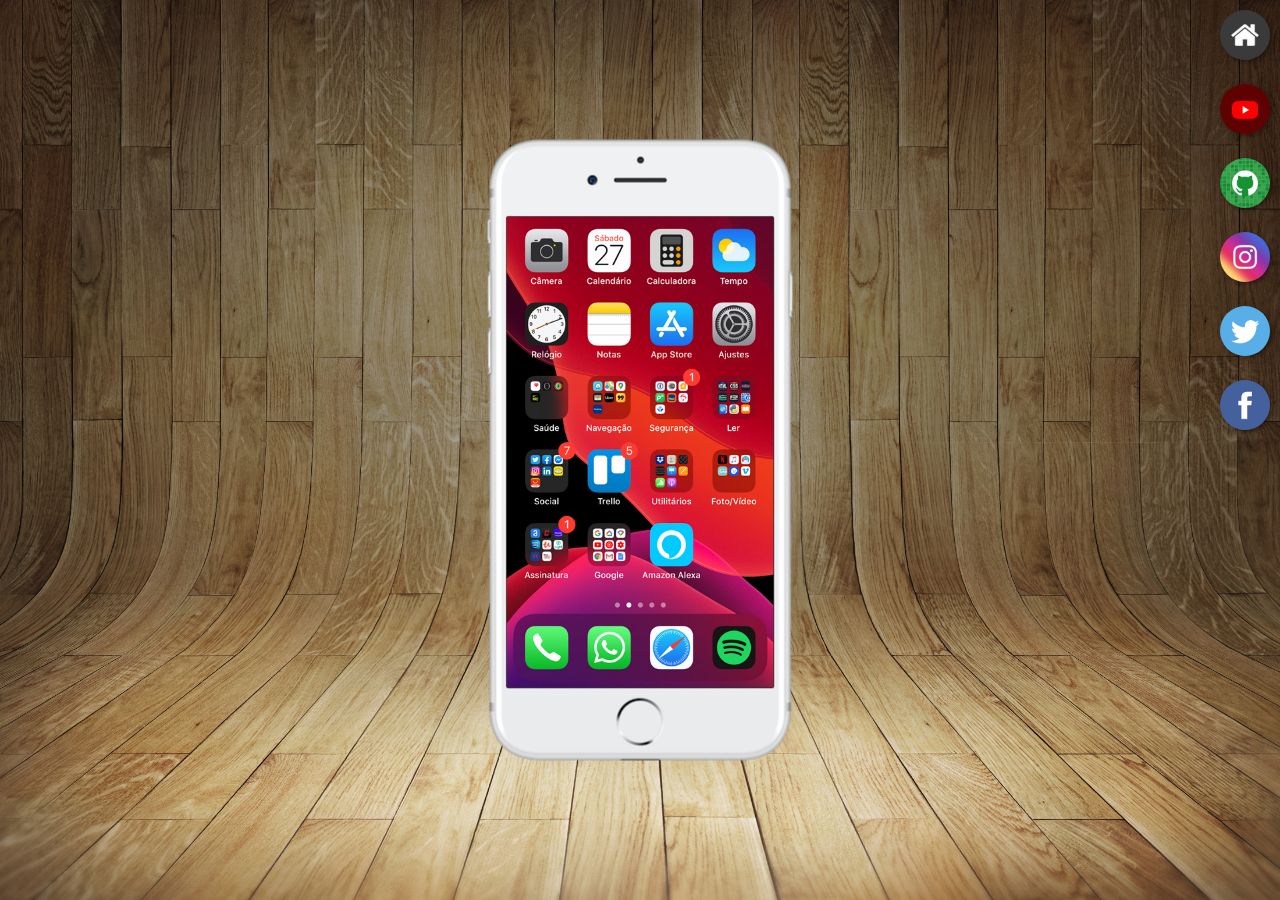
<file: index.html>
<!DOCTYPE html>
<html lang="pt-br">
<head>
    <meta charset="UTF-8">
    <meta http-equiv="X-UA-Compatible" content="IE=edge">
    <meta name="viewport" content="width=device-width, initial-scale=1.0">
    <link rel="shortcut icon" href="favicon.ico.ico" type="image/x-icon">
    <link rel="stylesheet" href="estilo/style.css">
    <title>Projeto Redes Sociais</title>
</head>
<body>
   <main>
    <section id="telefone">
        <iframe src="home.html" name="tela" id="tela" frameborder="0"></iframe>
    </section>
    <section id="redes-sociais">
        <a href="home.html" target="tela"><img src="imagens/logo-home.jpg" alt="home"></a><br>
        <a href="youtube.html" target="tela"><img src="imagens/logo-youtube.jpg" alt="youtube"></a><br>
        <a href="github.html" target="tela"><img src="imagens/logo-github.jpg" alt="github"></a><br>
        <a href="instagram.html" target="tela"><img src="imagens/logo-instagram.jpg" alt="instagram"></a><br>
        <a href="#" target="tela"><img src="imagens/logo-twitter.jpg" alt="twitter"></a><br>
        <a href="facebook.html" target="tela"><img src="imagens/logo-facebook.jpg" alt="facebook"></a><br>
    </section>
   </main>
</body>
</html>
</file>
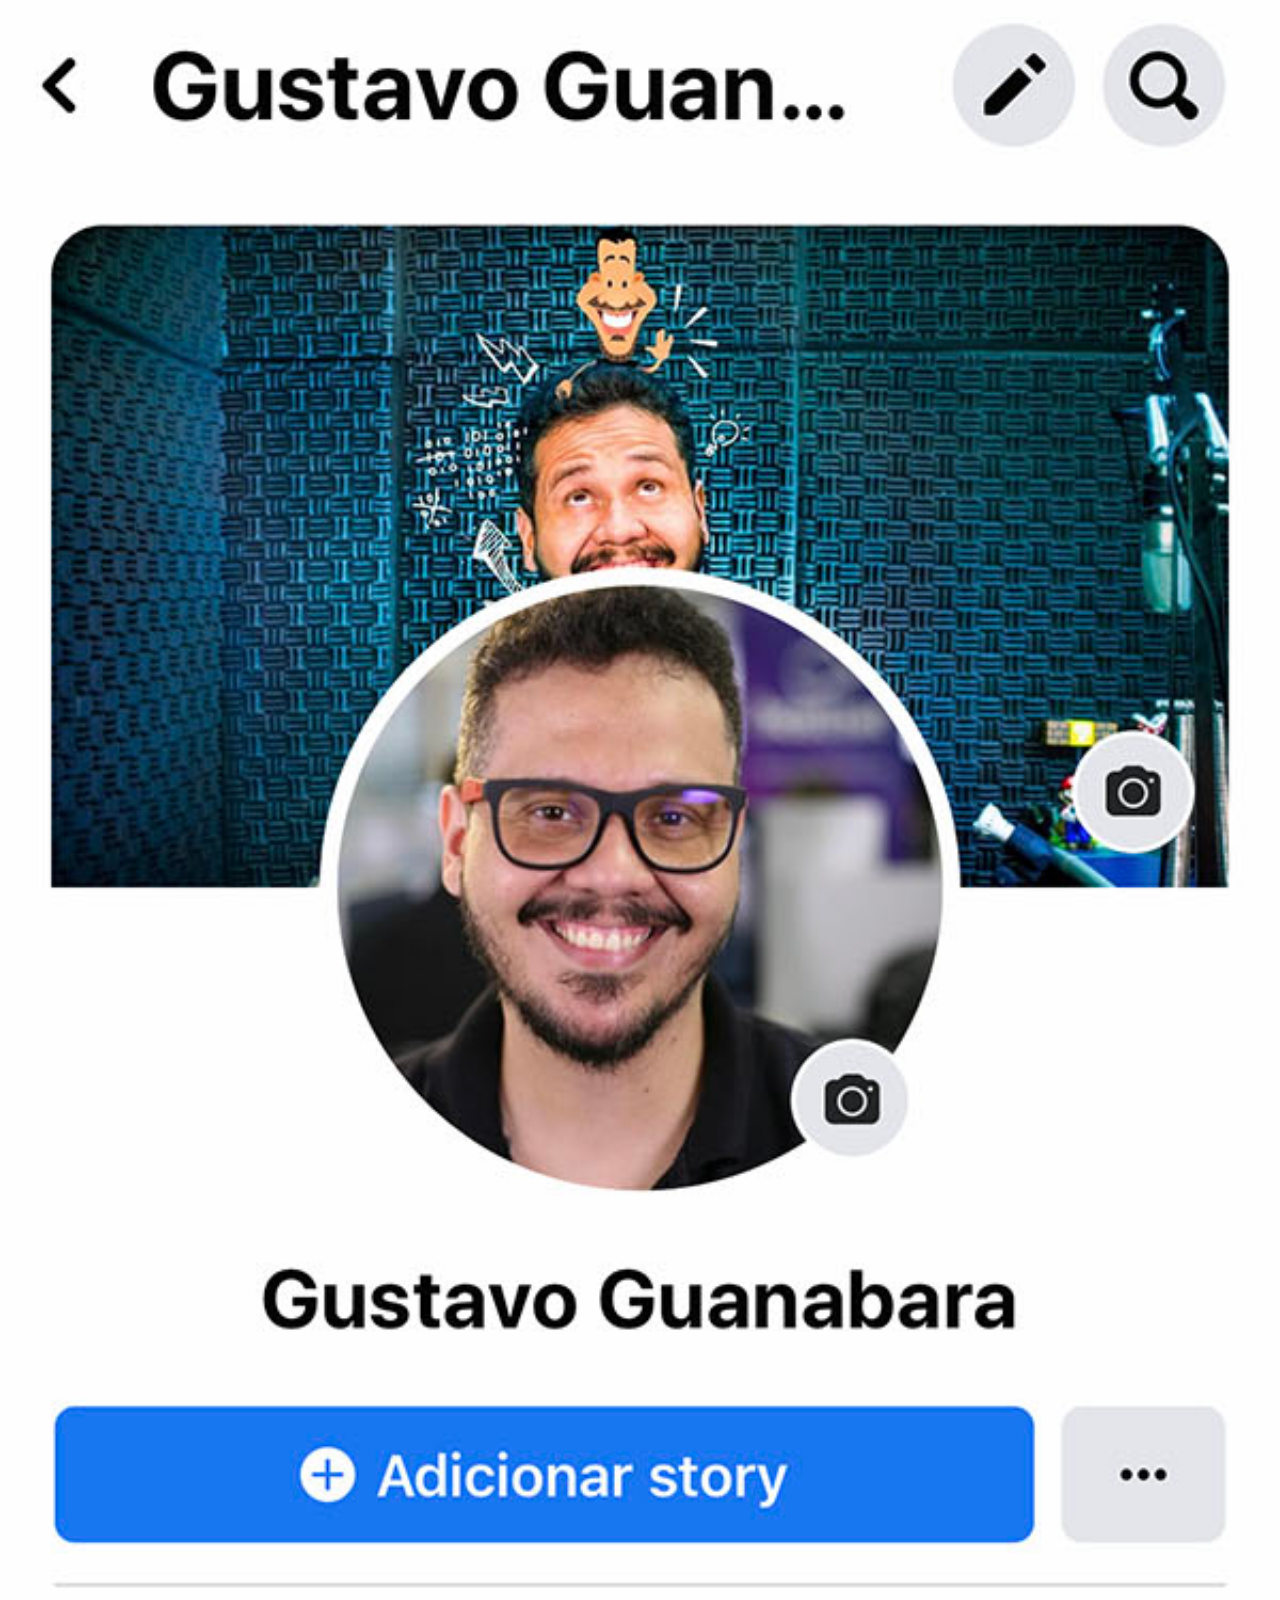
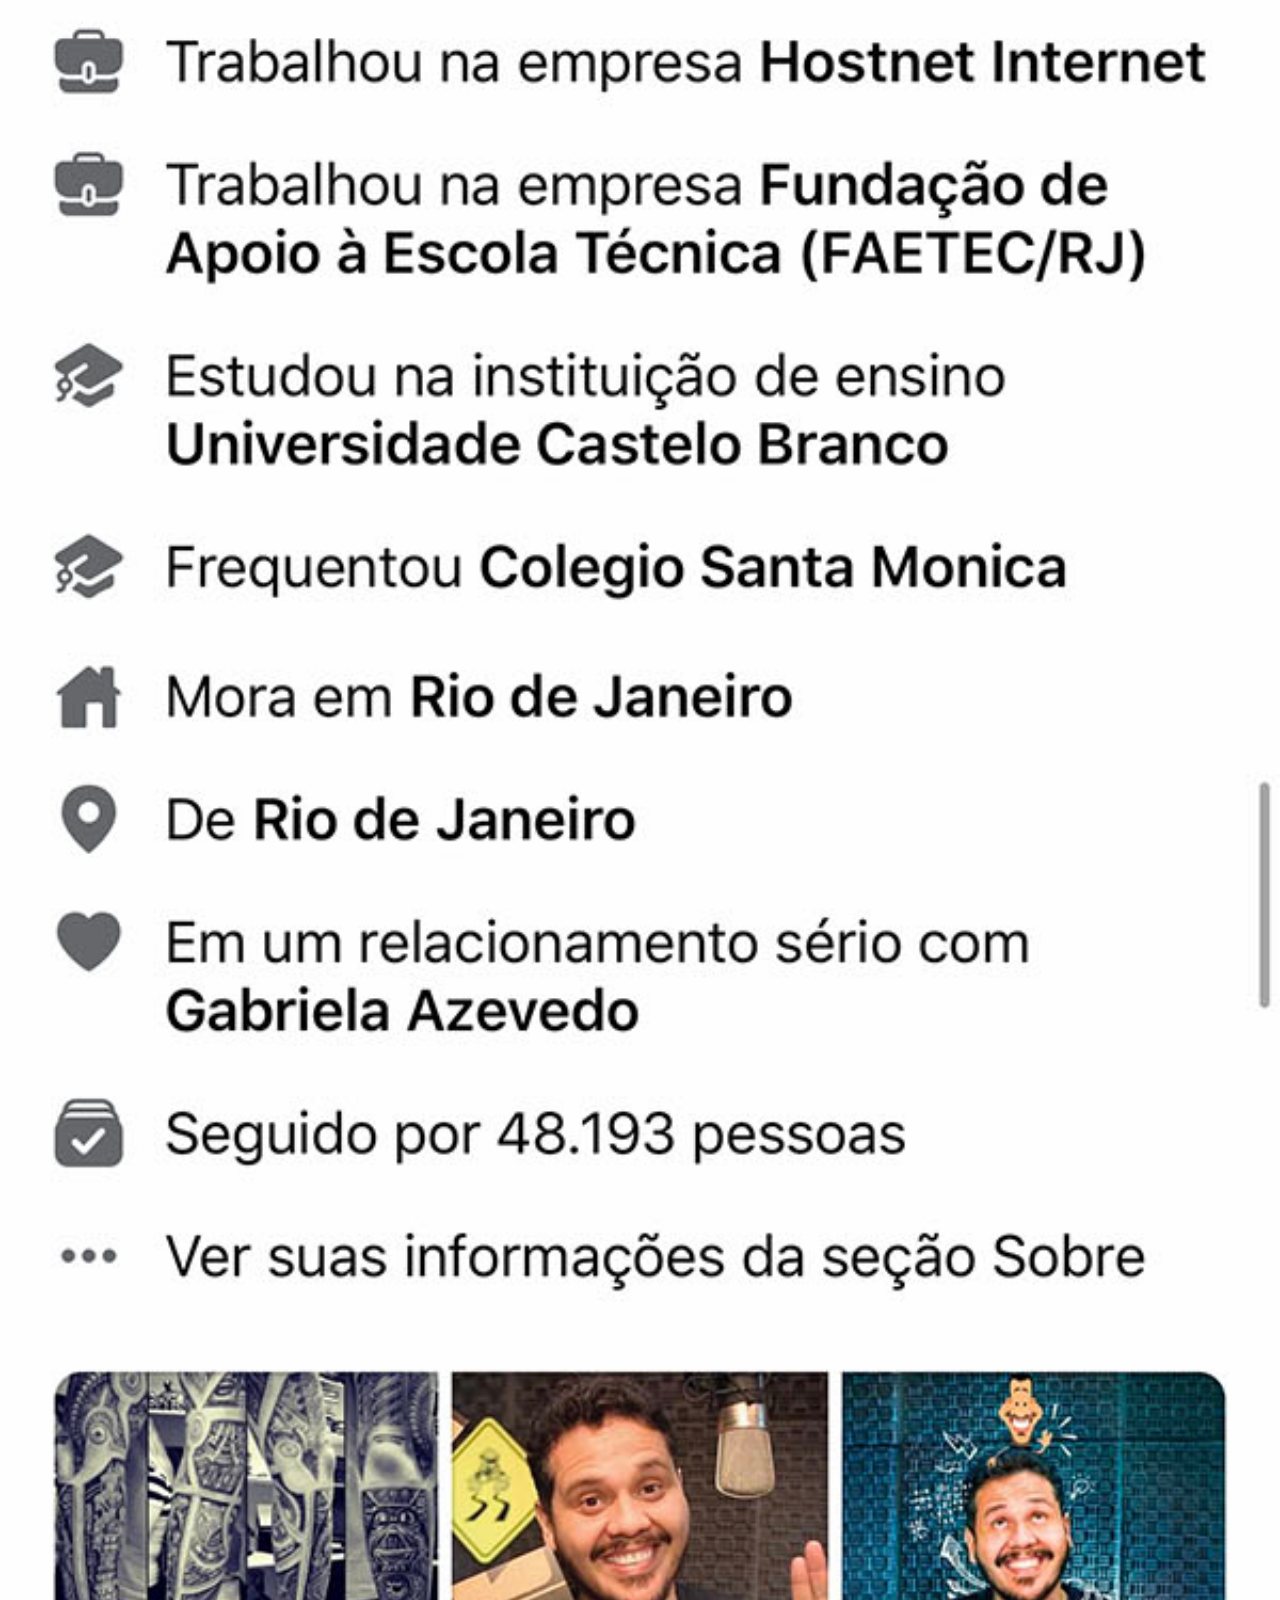
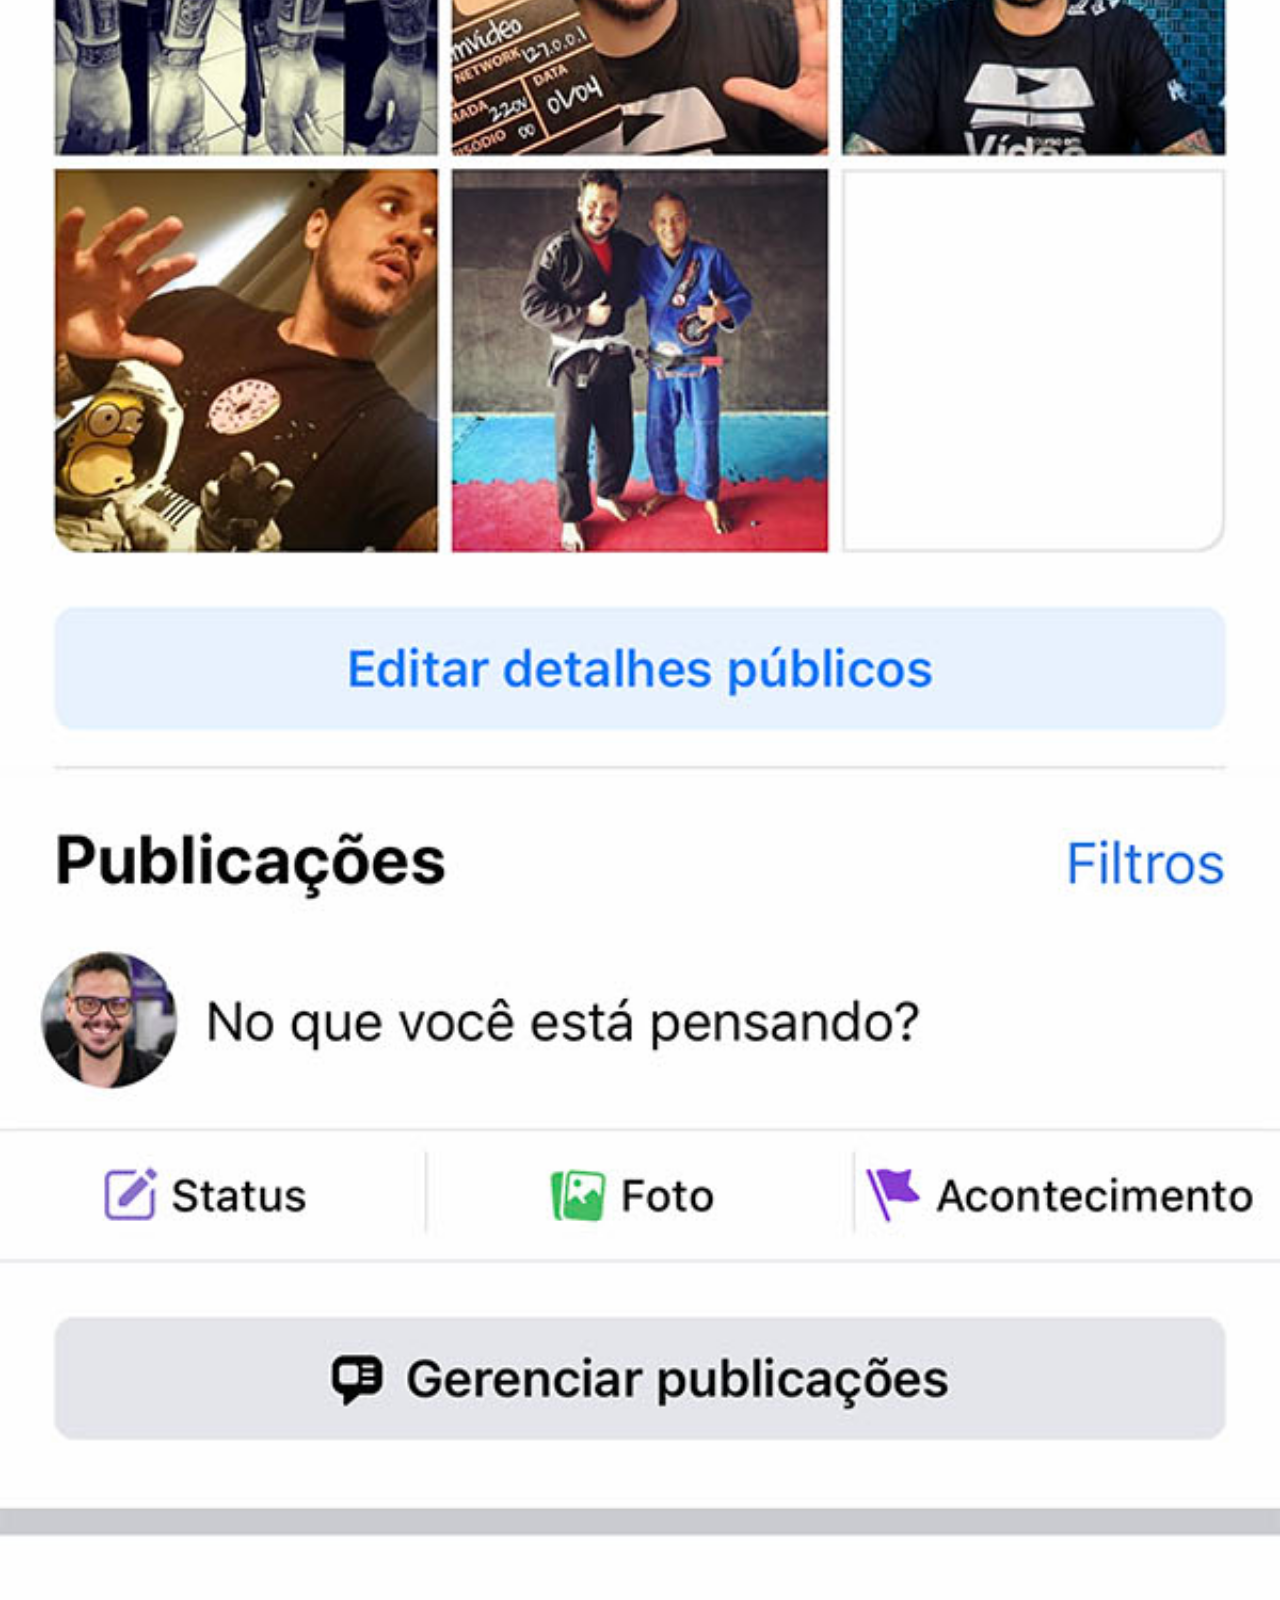
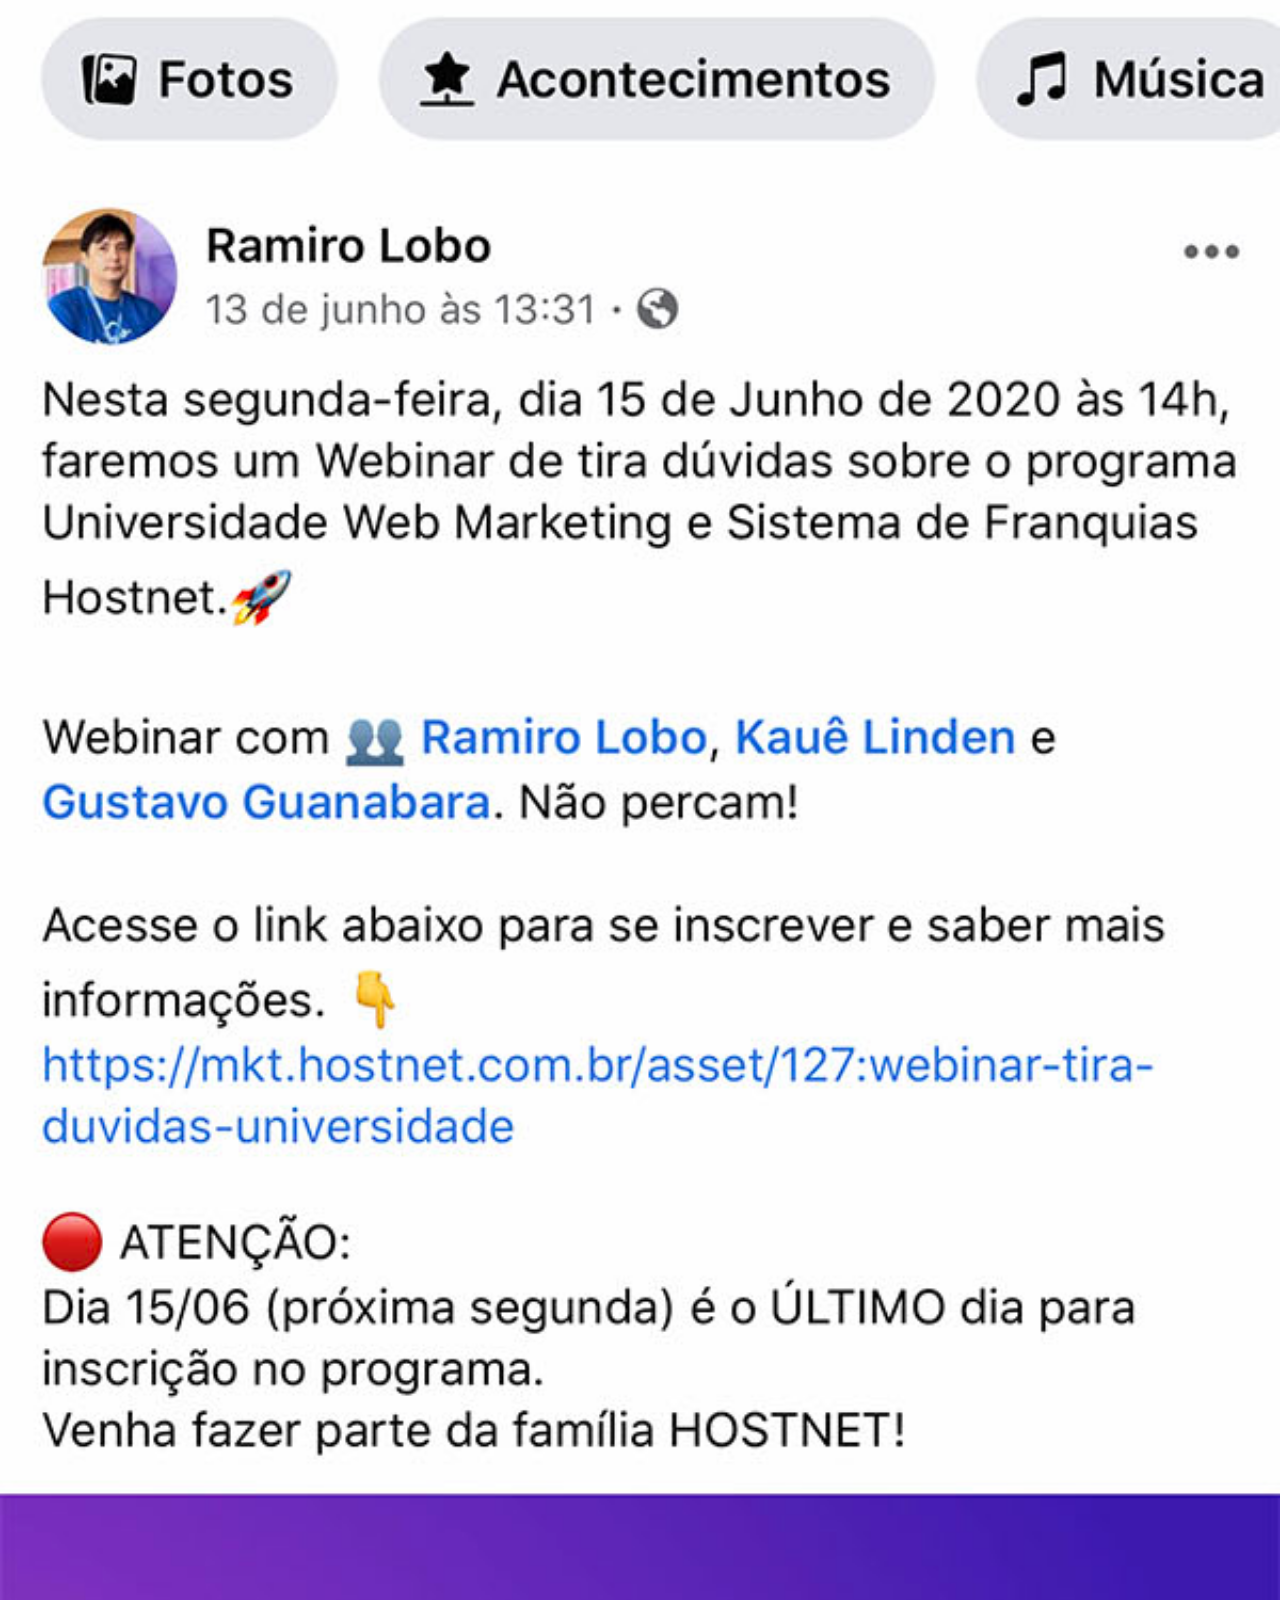
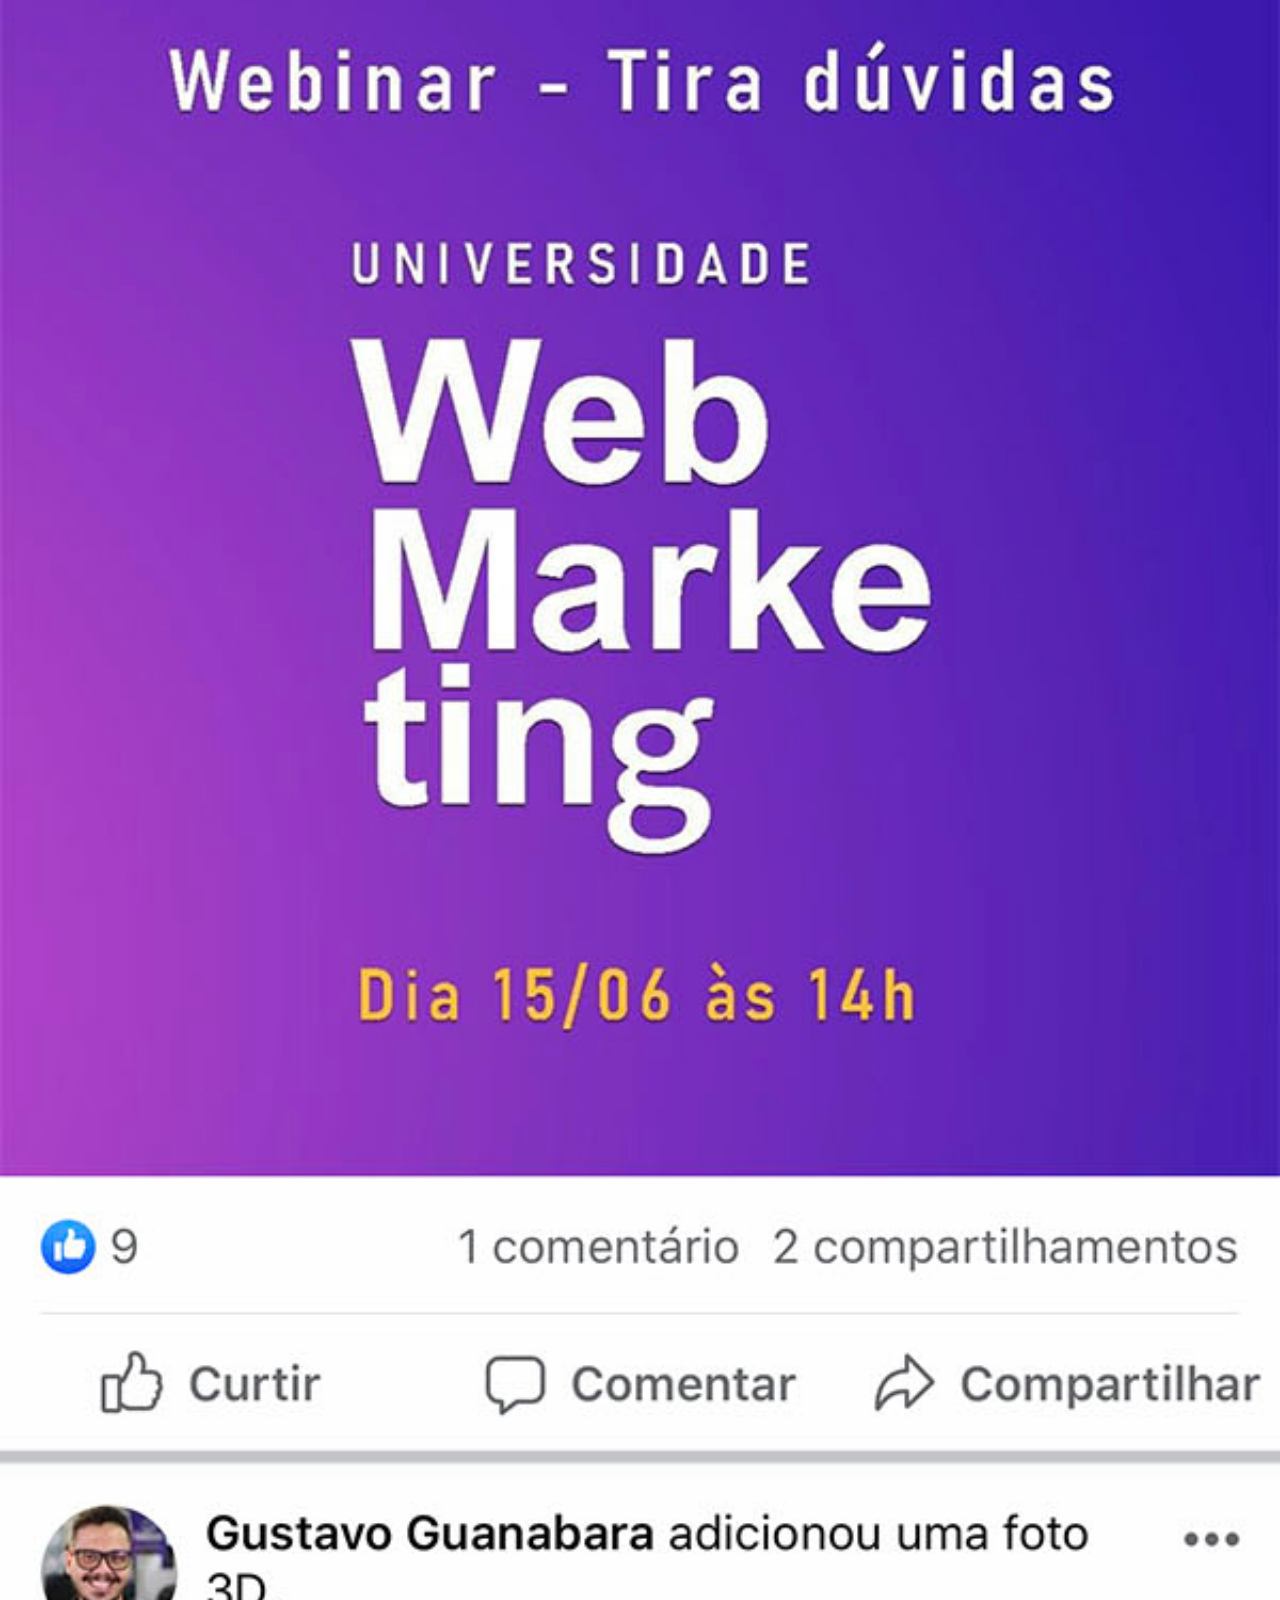
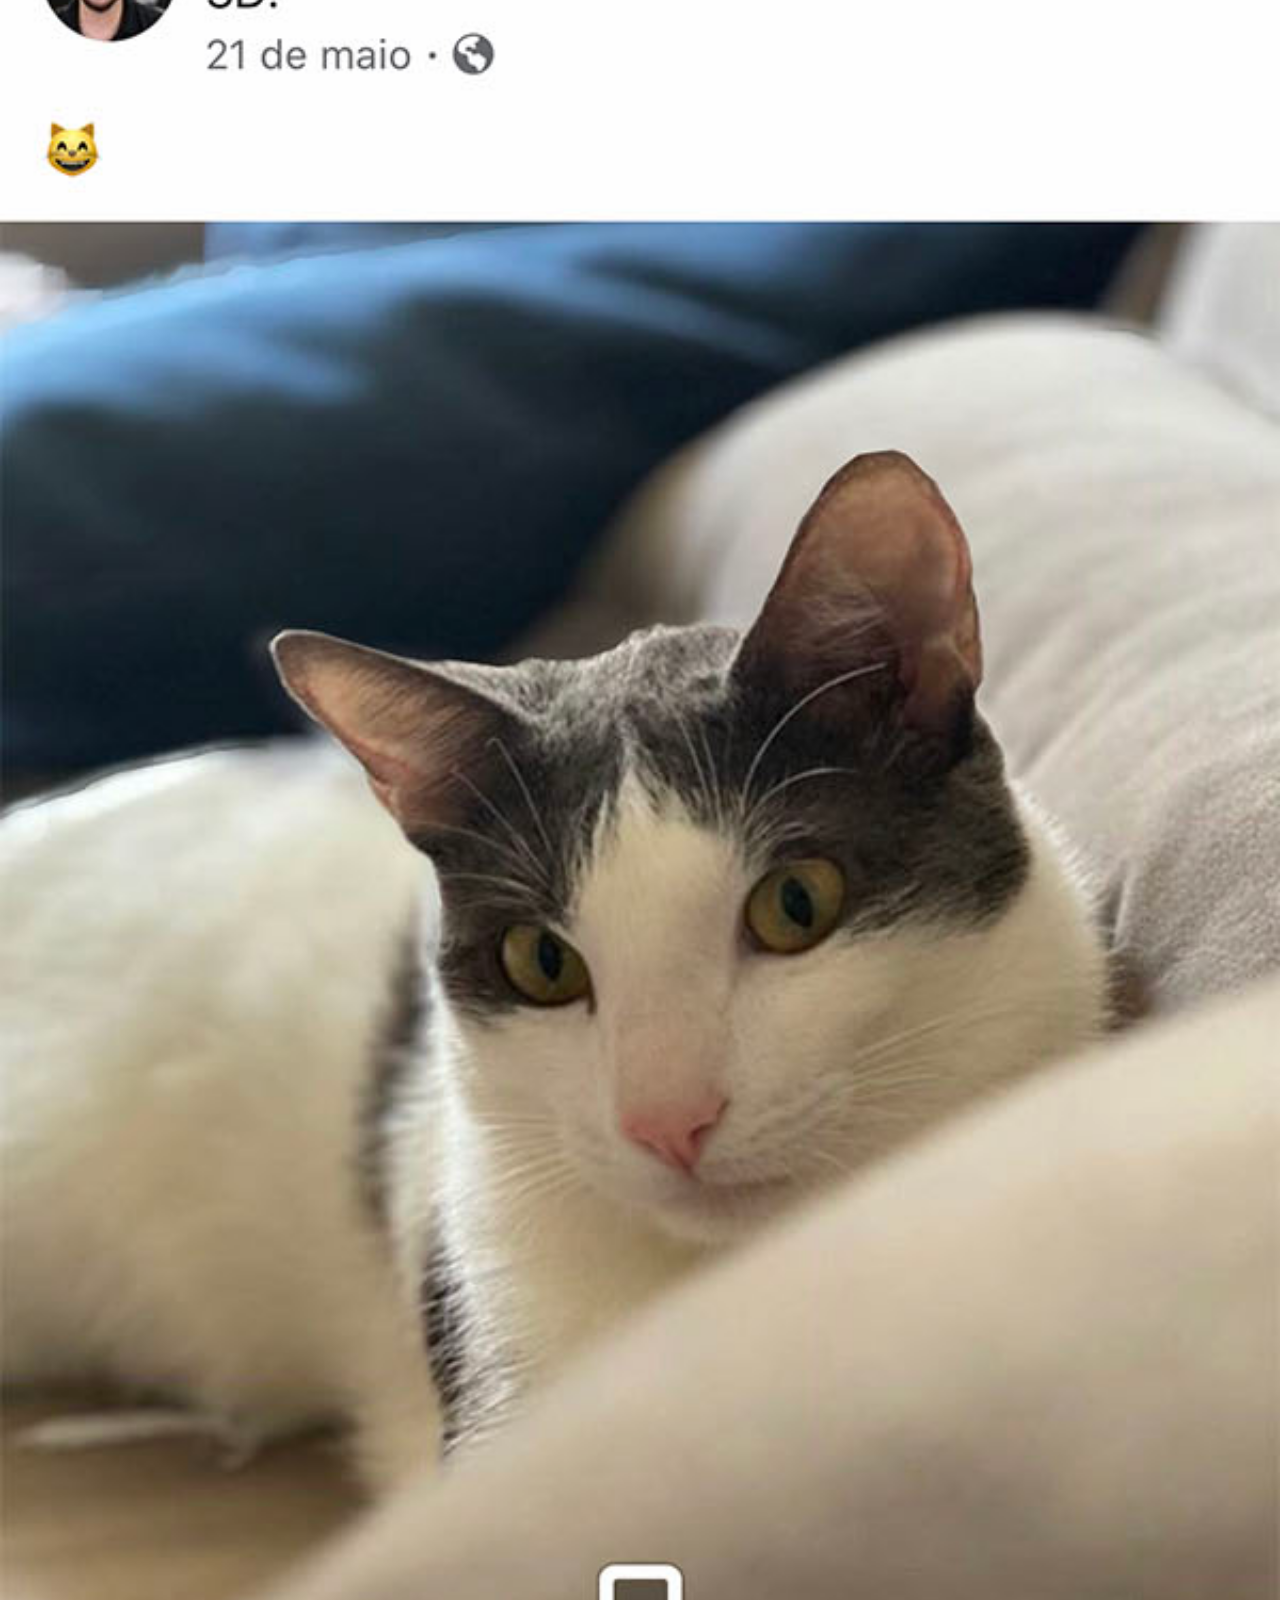
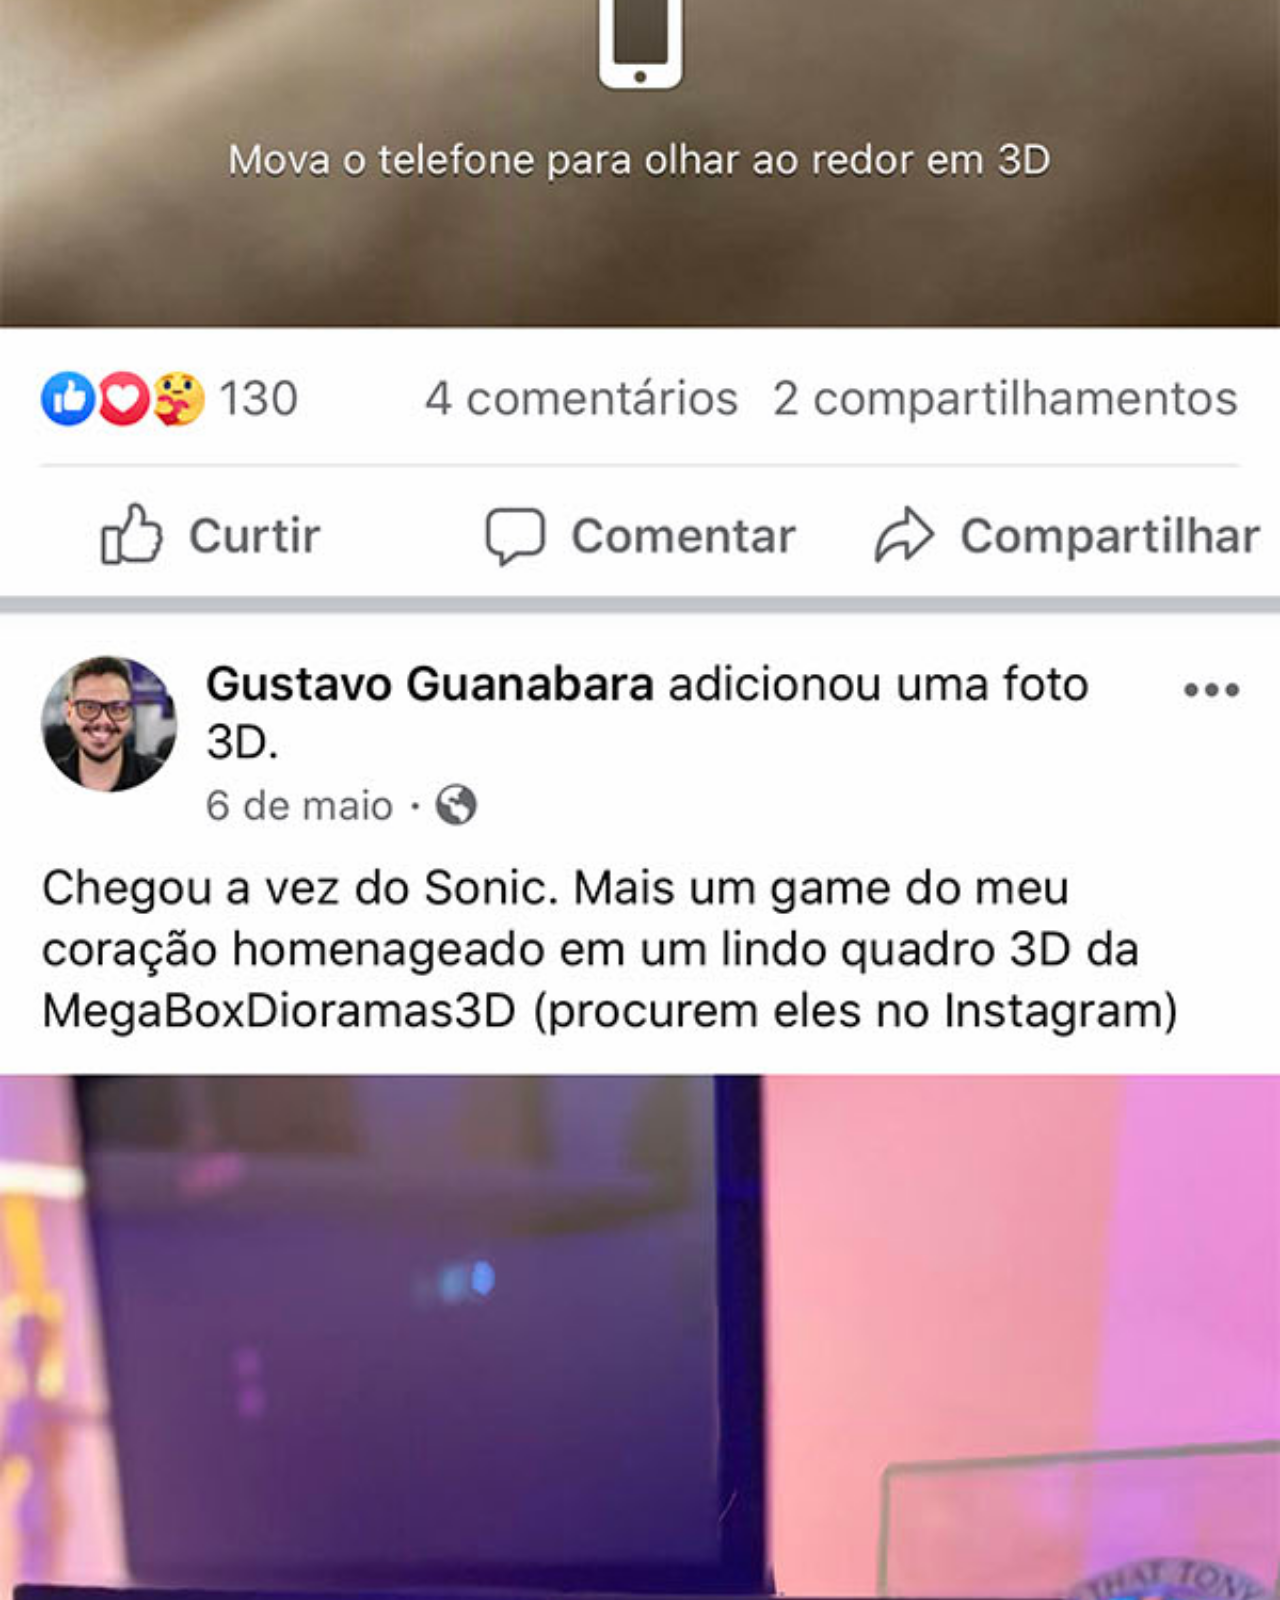
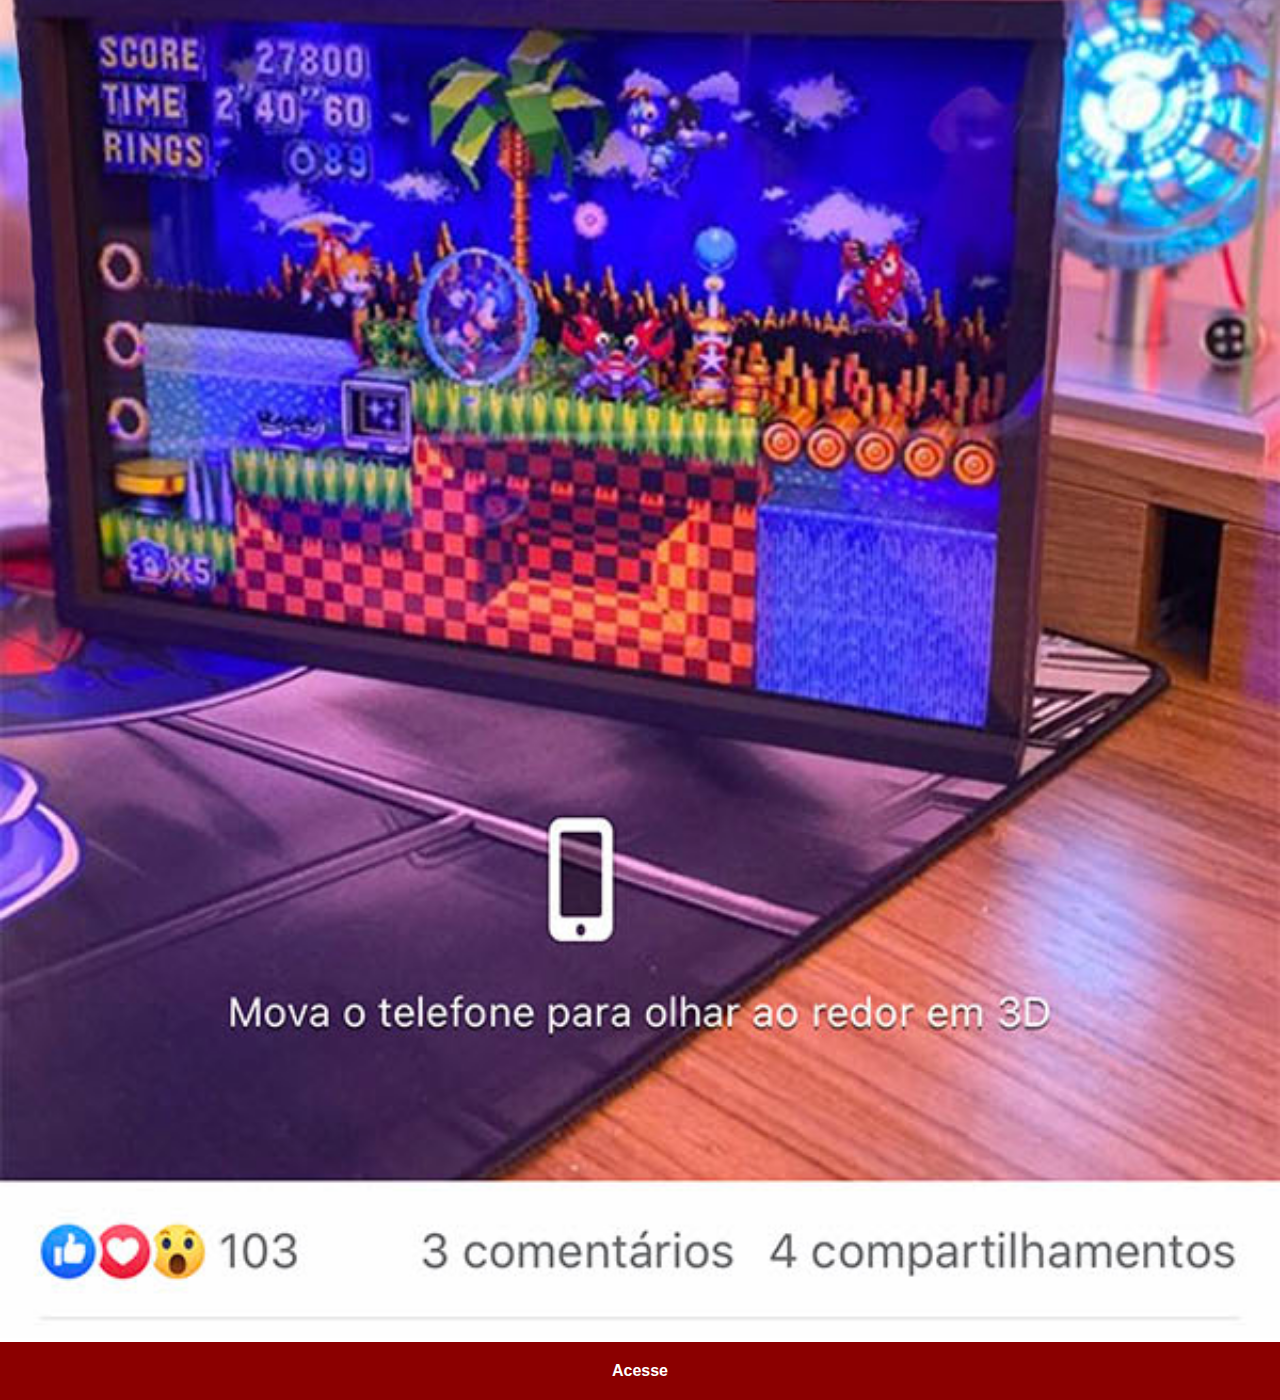
<file: facebook.html>
<!DOCTYPE html>
<html lang="pt-br">
<head>
    <meta charset="UTF-8">
    <meta http-equiv="X-UA-Compatible" content="IE=edge">
    <meta name="viewport" content="width=device-width, initial-scale=1.0">
    <link rel="stylesheet" href="estilo/social.css">
    <title>Facebook</title>
</head>
<body>
    <img src="imagens/tela-facebook.jpg" alt="Facebook">
    <a href="https://www.facebook.com/profile.php?id=100010025478285" target="_blank">Acesse</a>
</body>
</html>
</file>
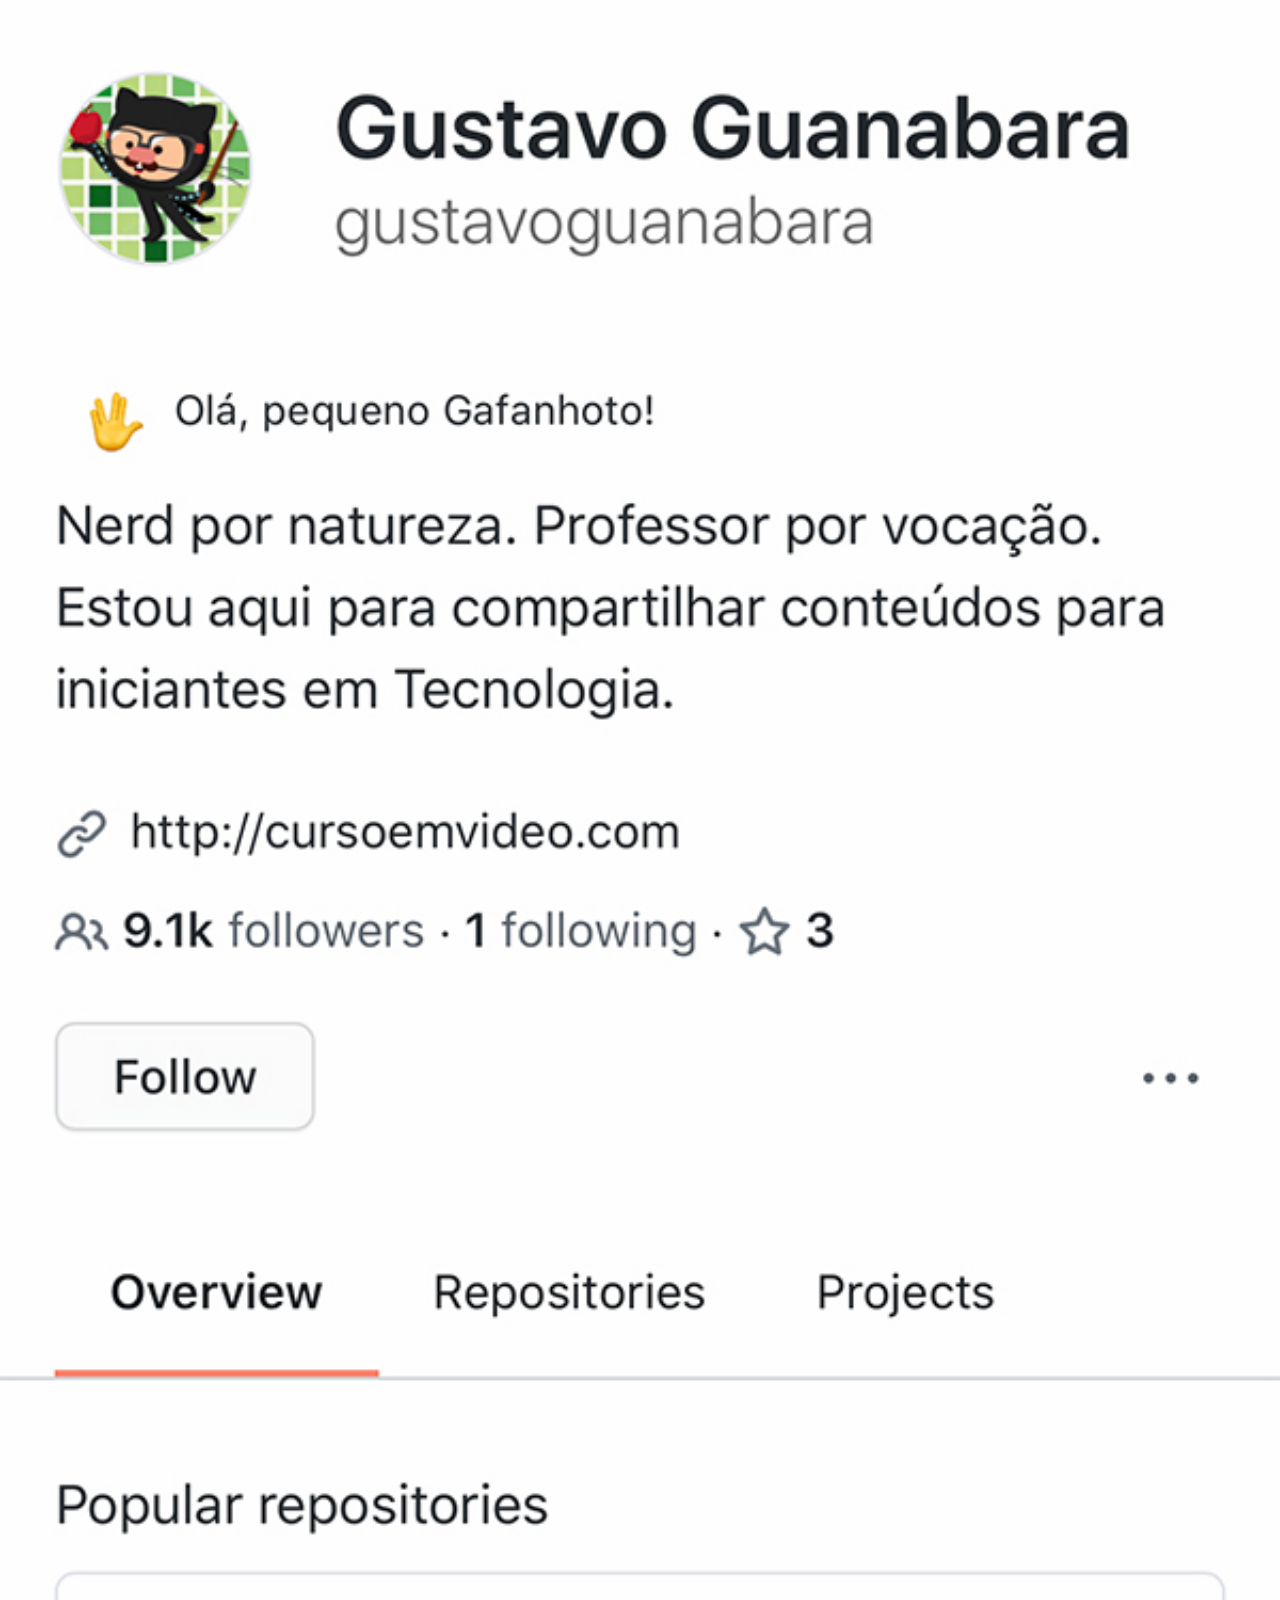
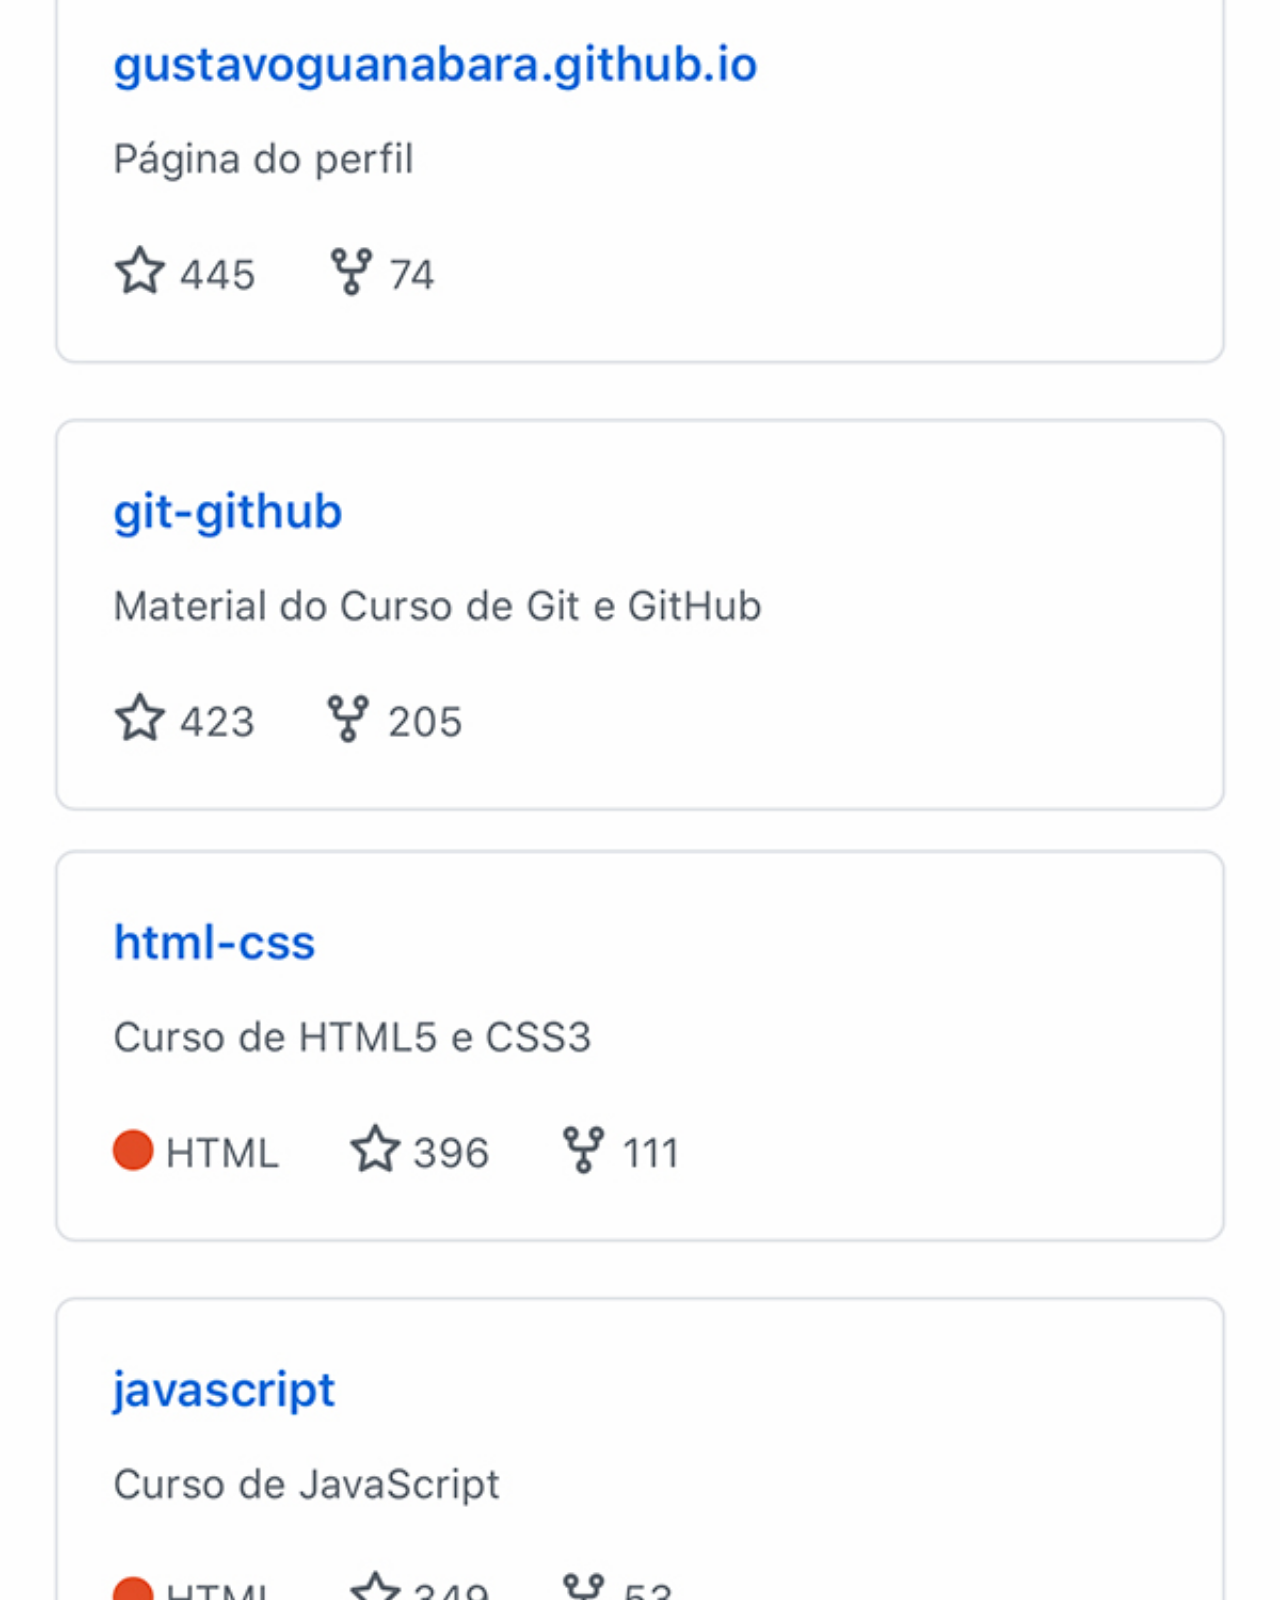
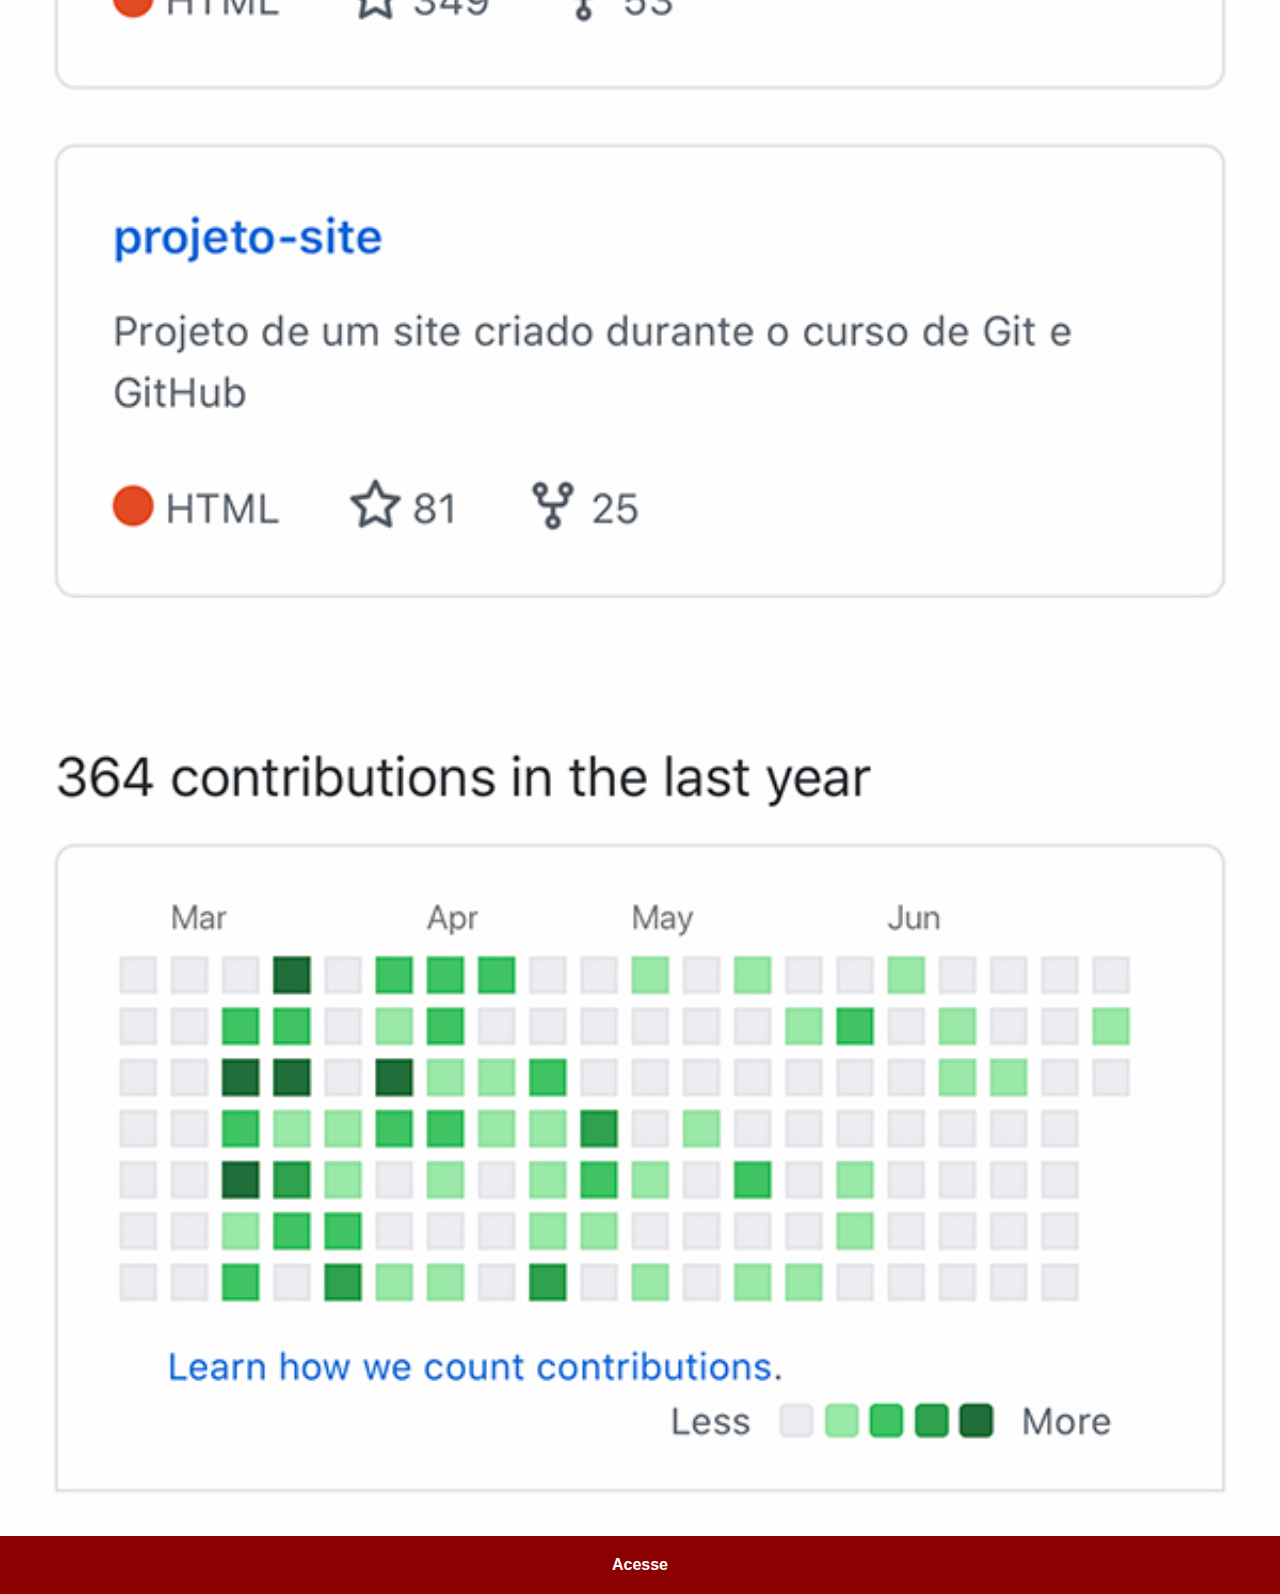
<file: github.html>
<!DOCTYPE html>
<html lang="pt-br">
<head>
    <meta charset="UTF-8">
    <meta http-equiv="X-UA-Compatible" content="IE=edge">
    <meta name="viewport" content="width=device-width, initial-scale=1.0">
    <link rel="stylesheet" href="estilo/social.css">
    <title>Github</title>
</head>
<body>
    <img src="imagens/tela-github.jpg" alt="Github">
    <a href="https://github.com/dsempresa" target="_blank">Acesse</a>
</body>
</html>
</file>
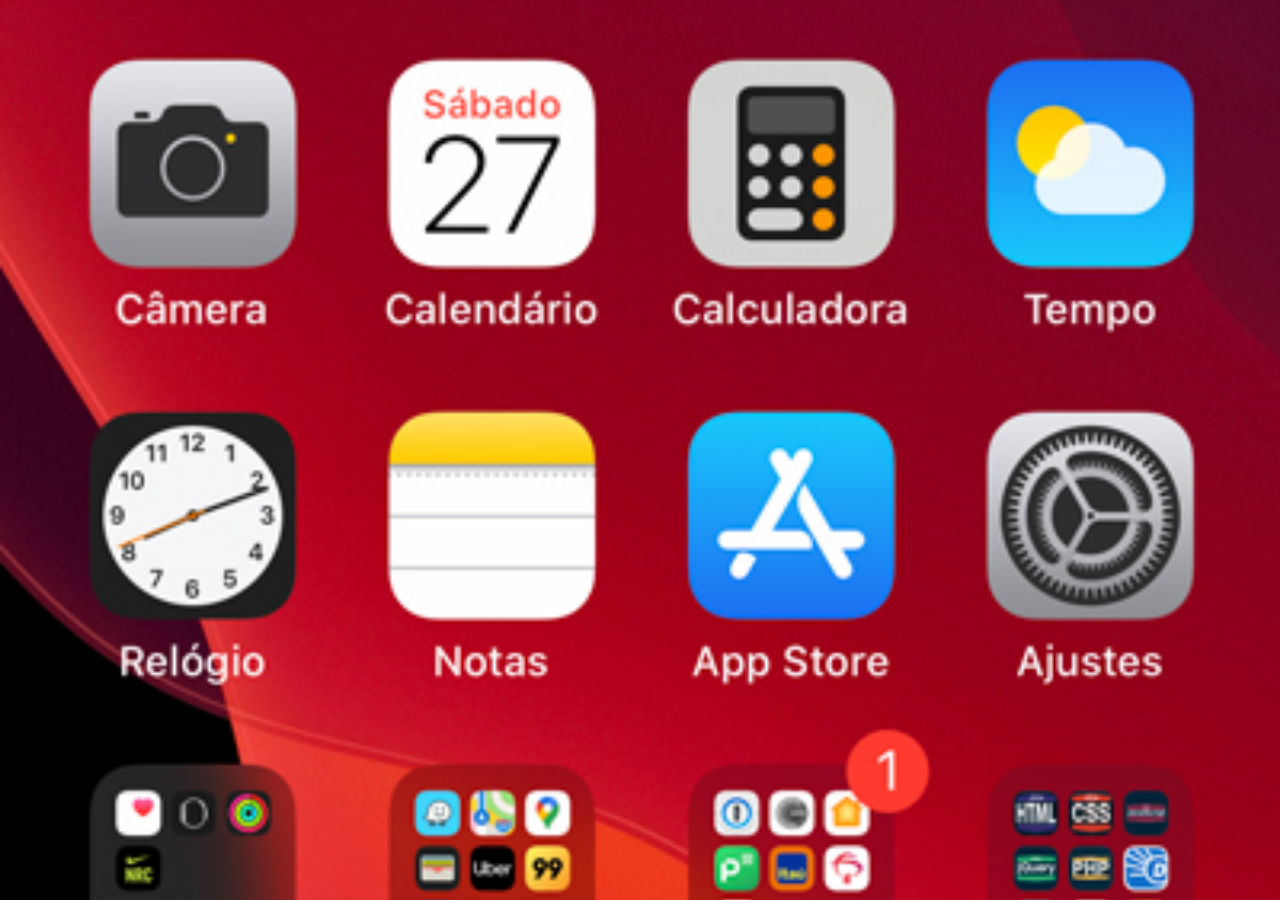
<file: home.html>
<!DOCTYPE html>
<html lang="pt-br">
<head>
    <meta charset="UTF-8">
    <meta http-equiv="X-UA-Compatible" content="IE=edge">
    <meta name="viewport" content="width=device-width, initial-scale=1.0">
    <title>Home</title>
</head>
<style>
    * {
        margin: 0px;
        padding: 0px;
    }

    body {
        width: 100vw;
        height: 100vh;
        background: black url('imagens/tela-home.jpg') no-repeat top center;
        background-size: cover;
    }
</style>
<body>
    
</body>
</html>
</file>
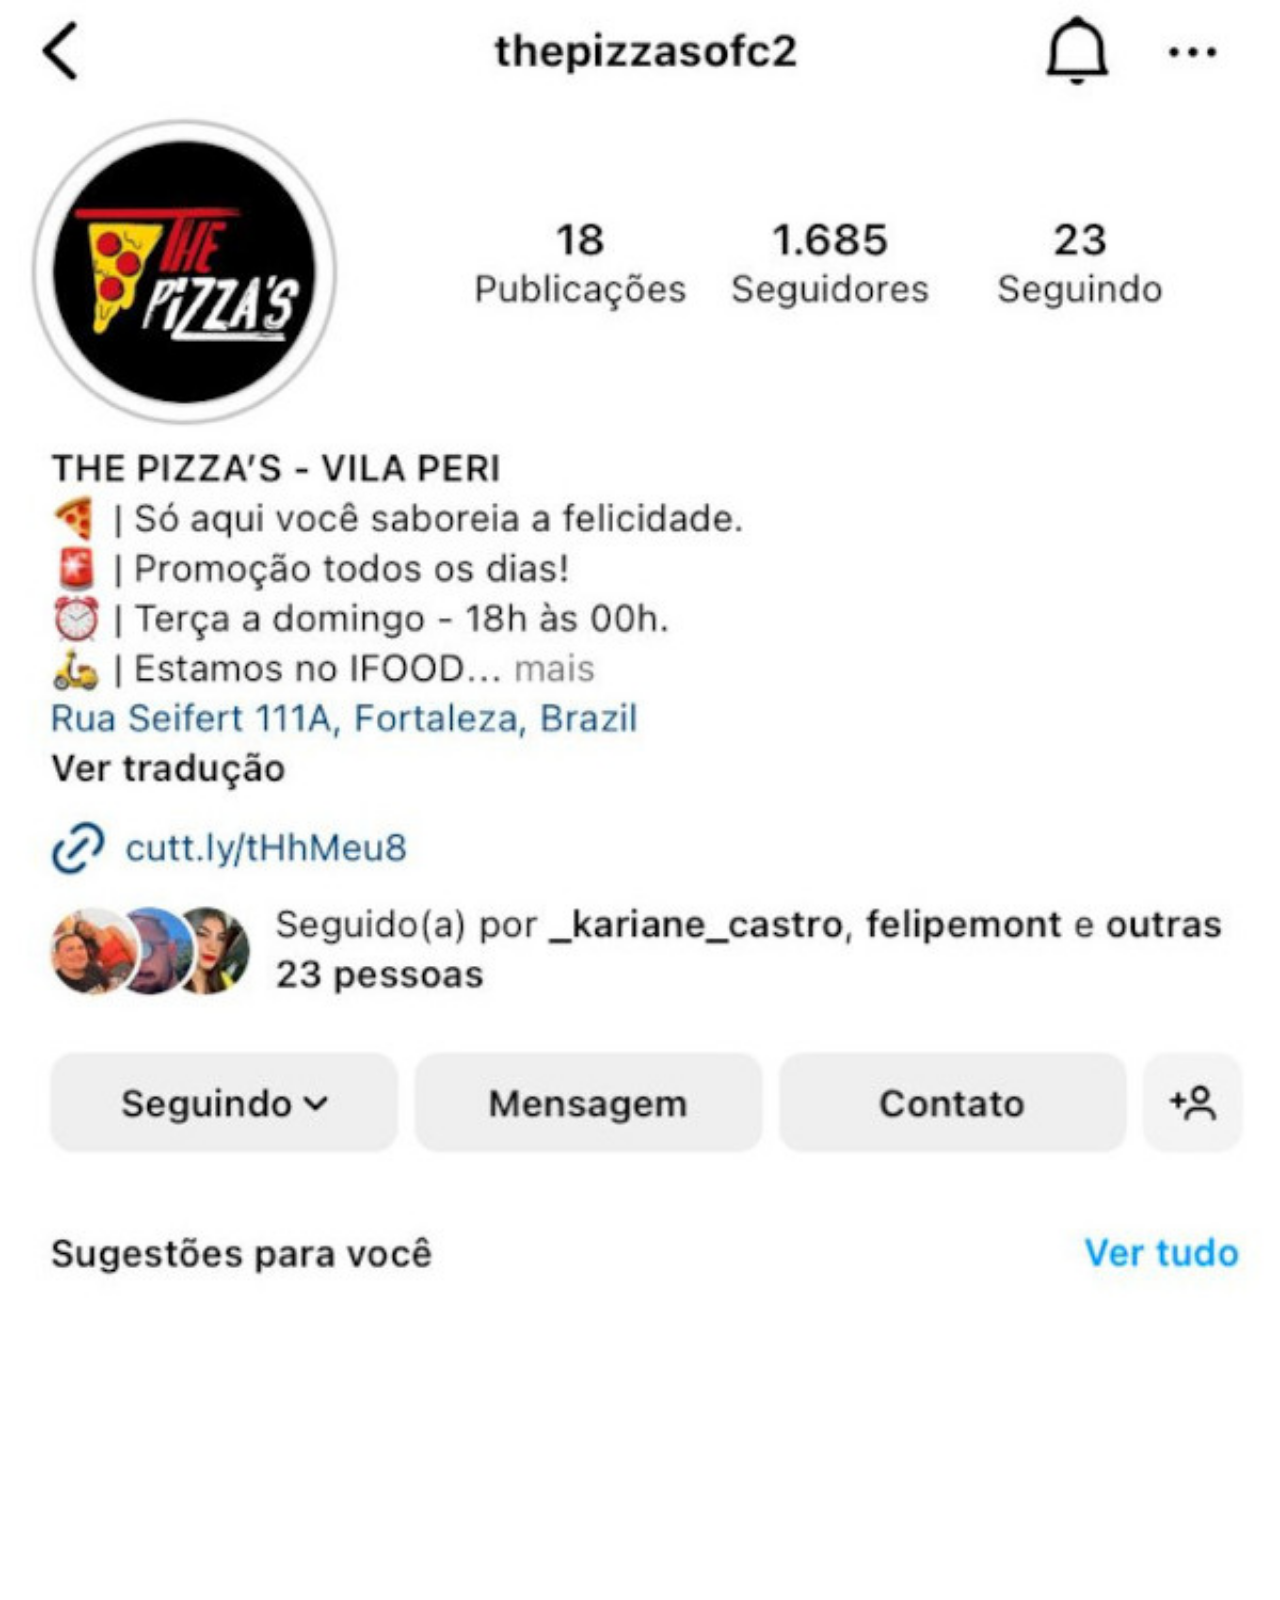
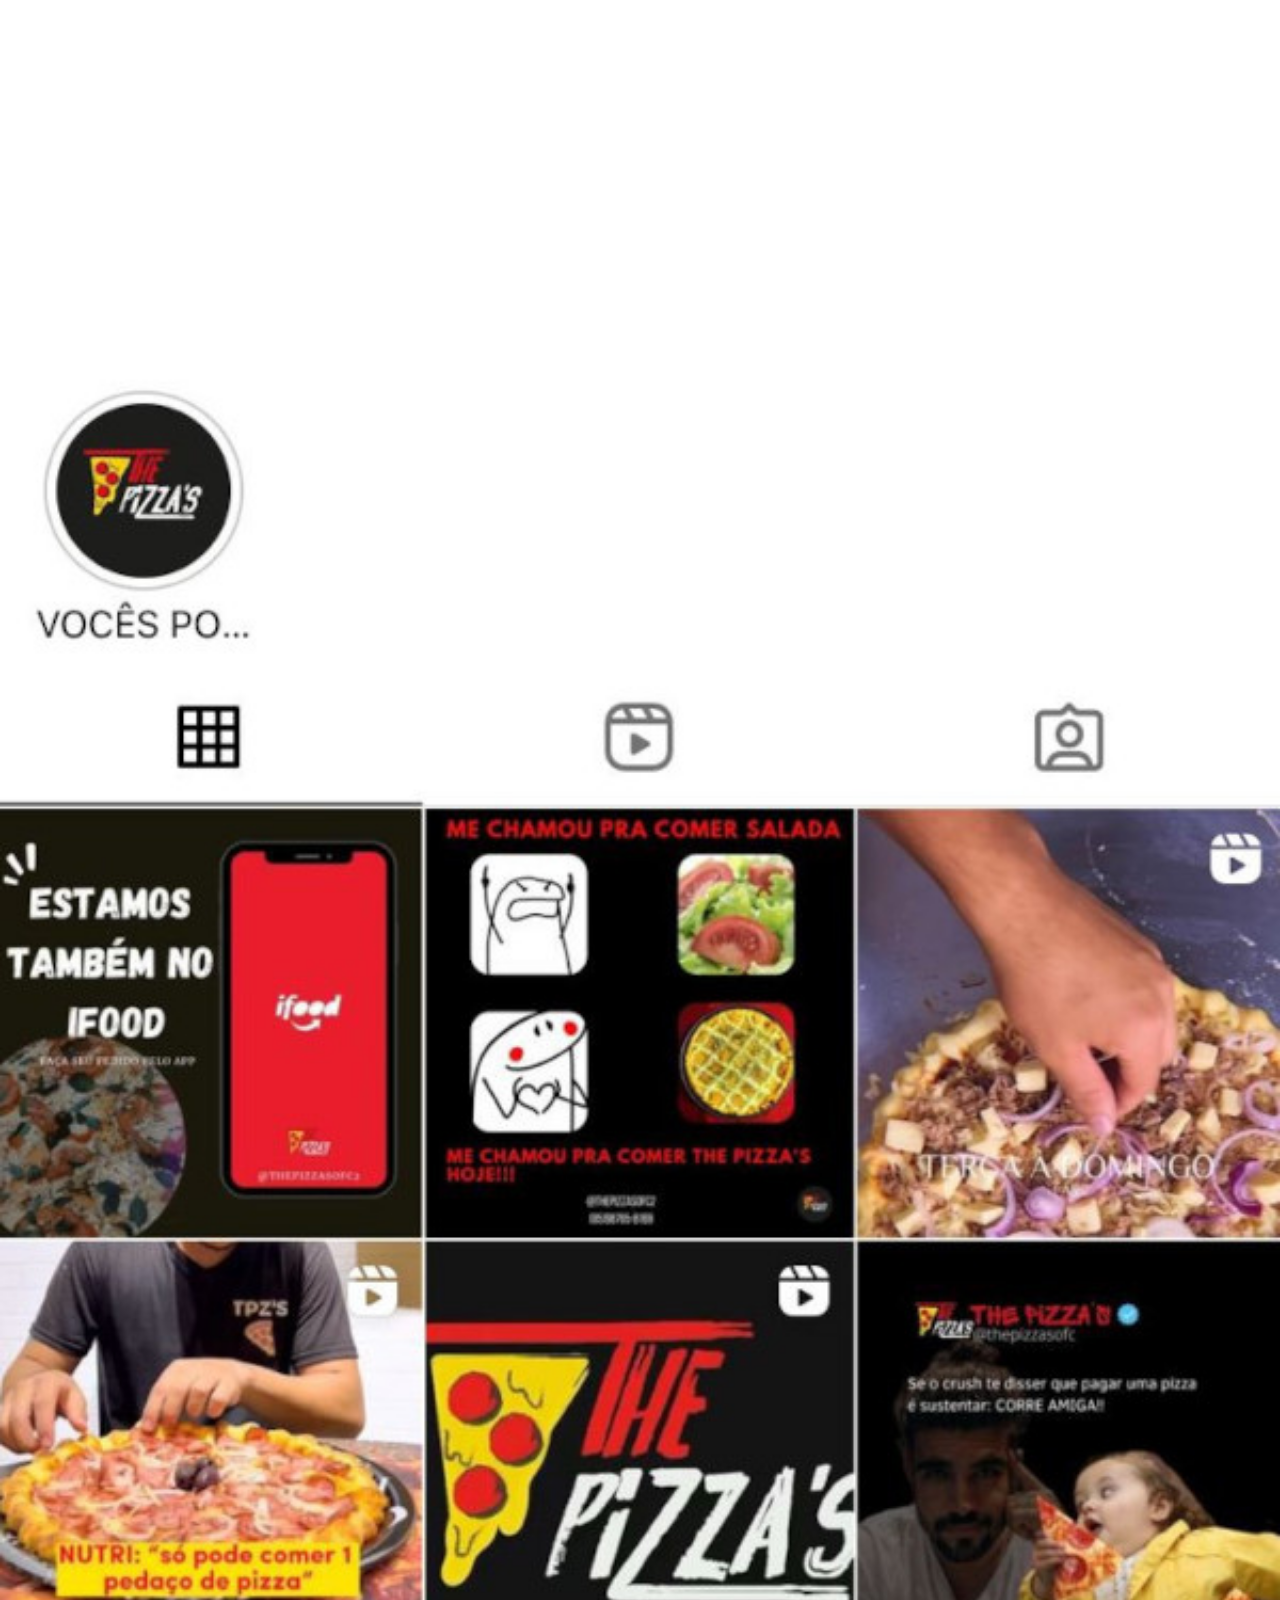
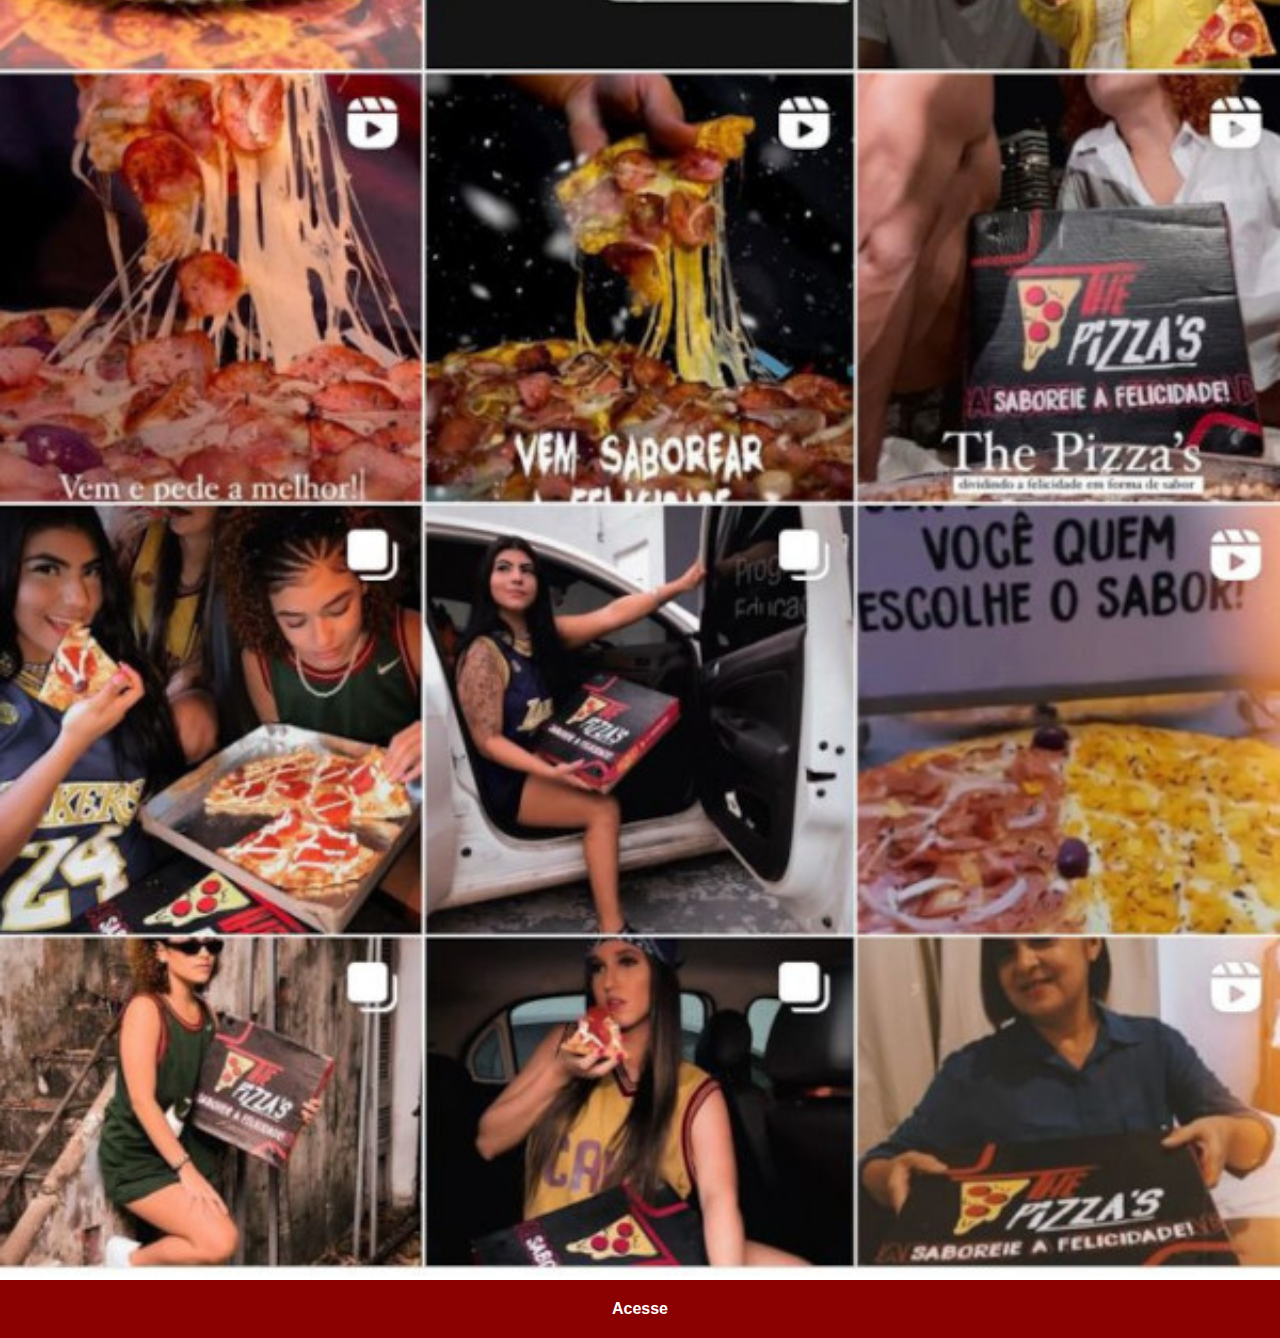
<file: instagram.html>
<!DOCTYPE html>
<html lang="pt-br">
<head>
    <meta charset="UTF-8">
    <meta http-equiv="X-UA-Compatible" content="IE=edge">
    <meta name="viewport" content="width=device-width, initial-scale=1.0">
    <link rel="stylesheet" href="estilo/social.css">
    <title>Instagram</title>
</head>
<body>
    <img src="imagens/insta-10.jpg" alt="Instagram">
    <a href="https://www.instagram.com/thepizzasofc2/" target="_blank">Acesse</a>
</body>
</html>
</file>
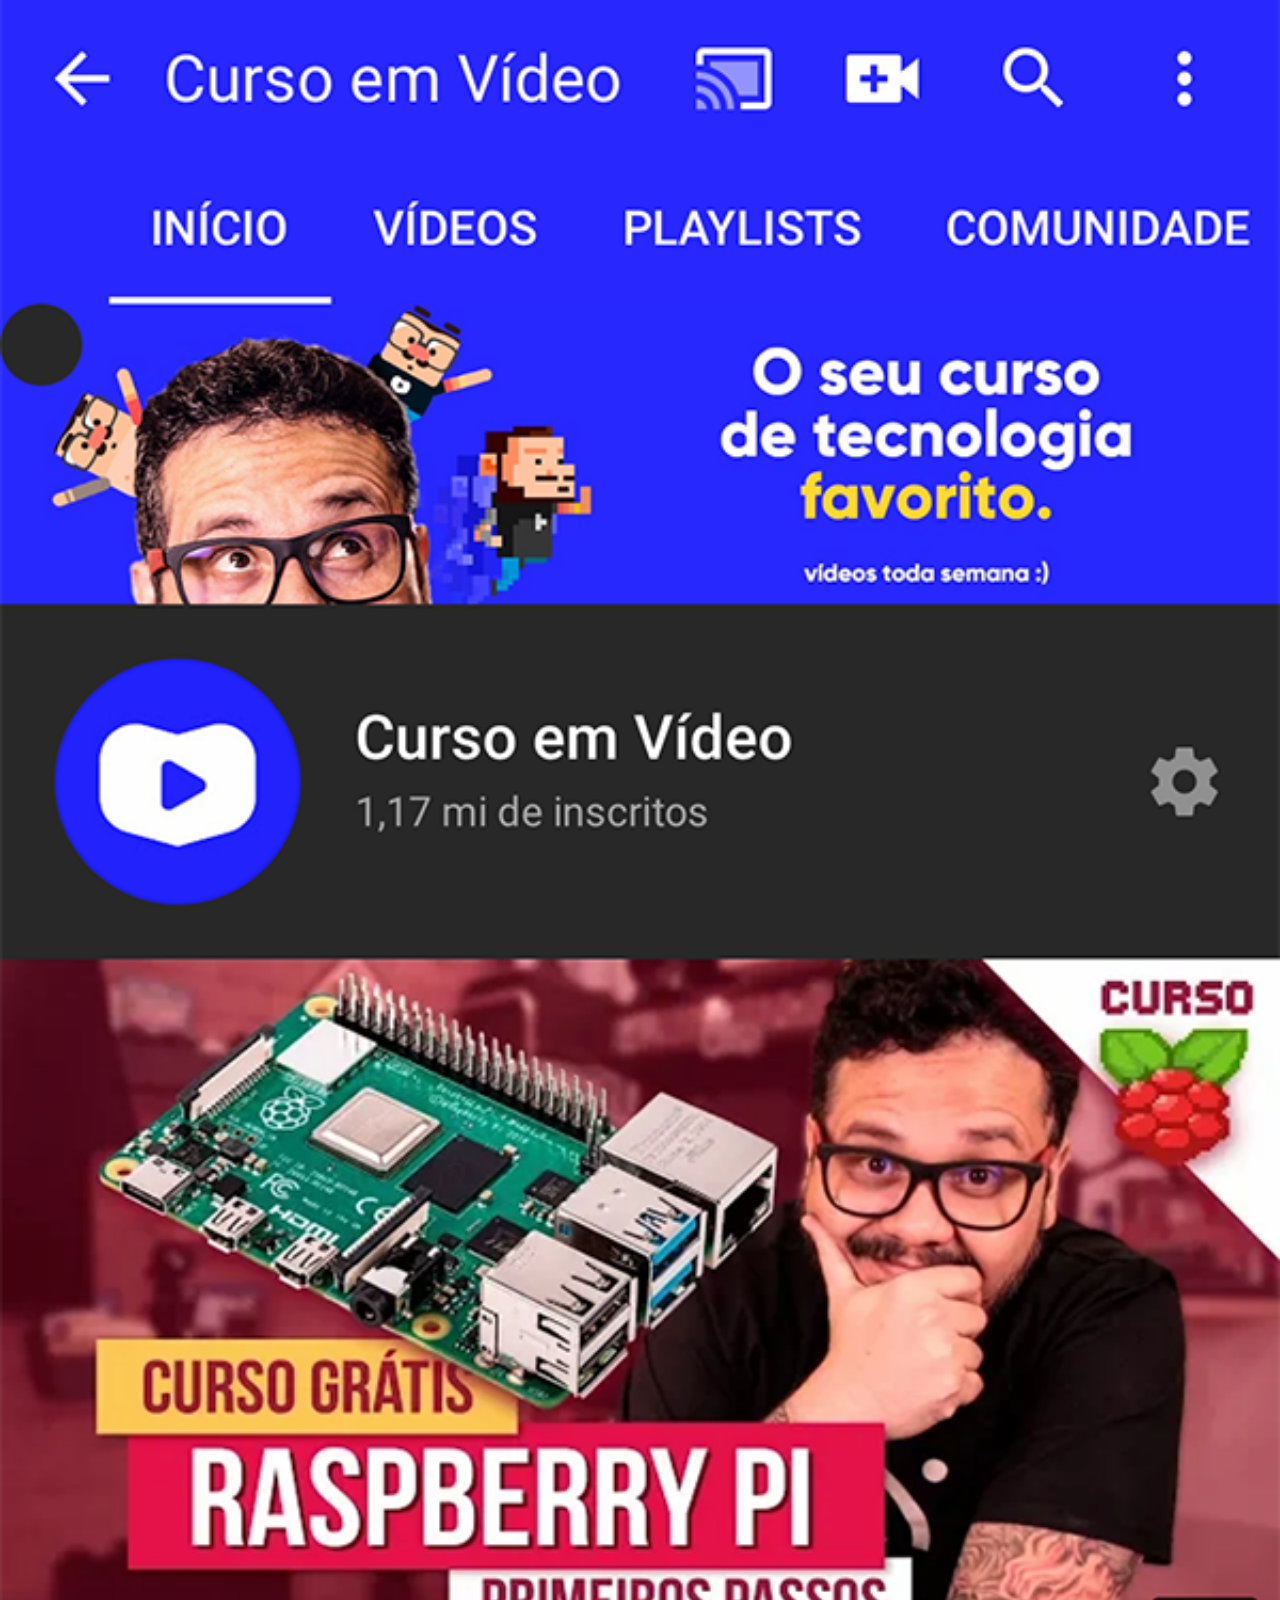
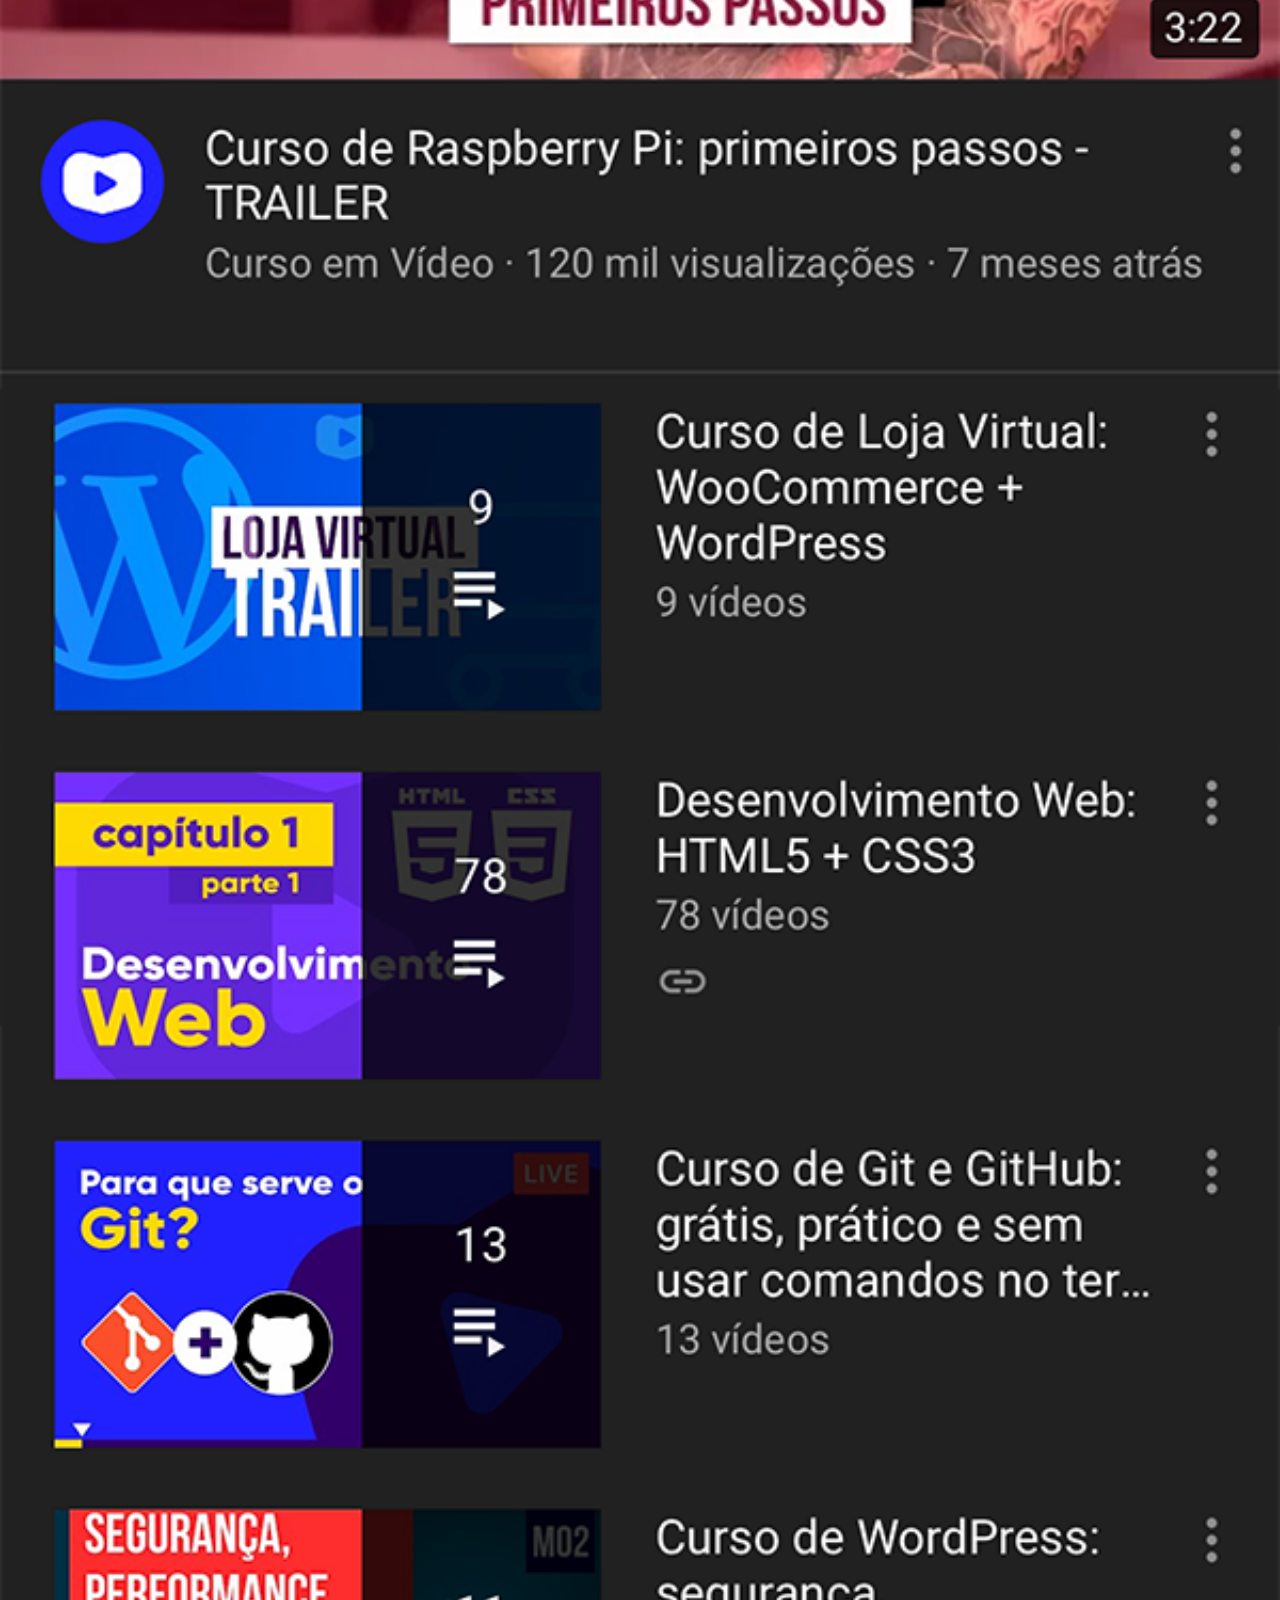
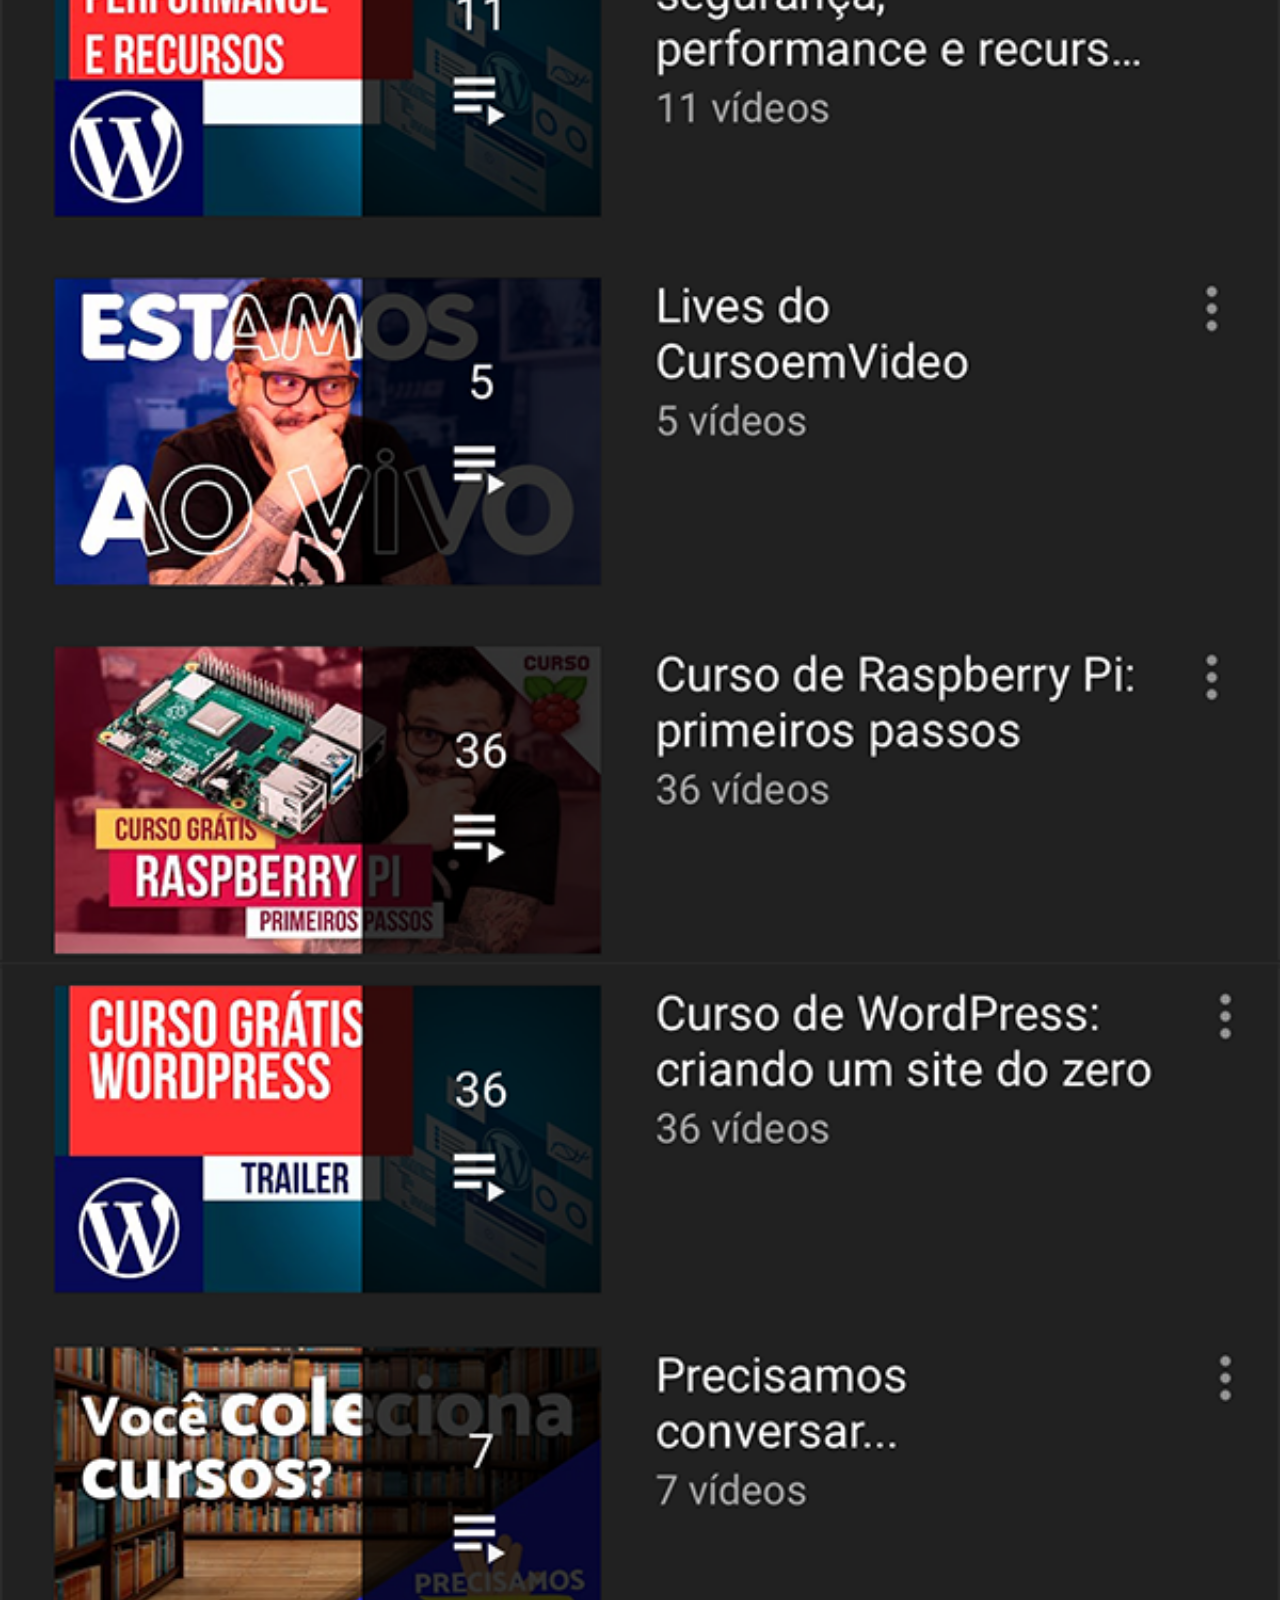
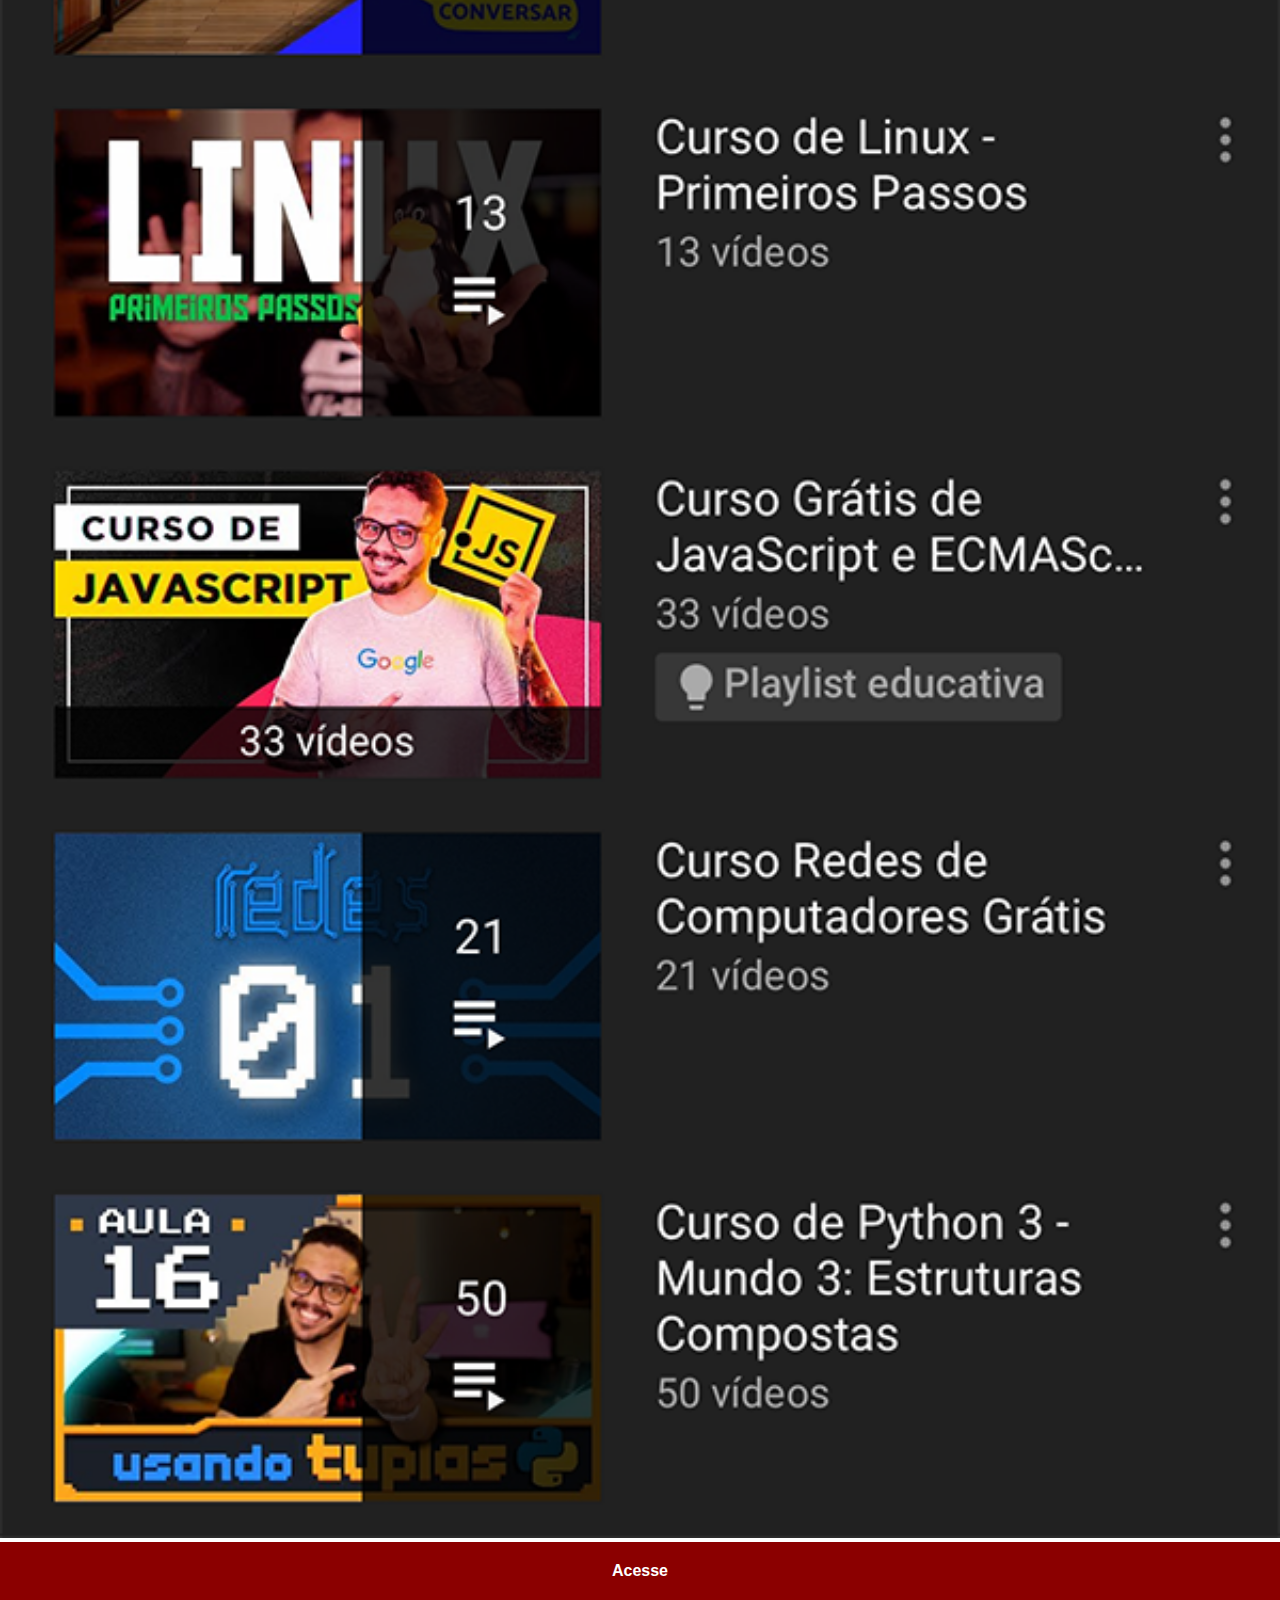
<file: youtube.html>
<!DOCTYPE html>
<html lang="pt-br">
<head>
    <meta charset="UTF-8">
    <meta http-equiv="X-UA-Compatible" content="IE=edge">
    <meta name="viewport" content="width=device-width, initial-scale=1.0">
    <link rel="stylesheet" href="estilo/social.css">
    <title>youtube</title>
</head>
<body>
    <img src="imagens/tela-youtube.png" alt="Youtube">
    <a href="https://www.youtube.com/@diegoaziladopes1492" target="_blank">Acesse</a>
</body>
</html>
</file>
<file: estilo/style.css>
@charset "UTF-8";

* {
    margin: 0px;
    padding: 0px;
    font-family: Arial, Helvetica, sans-serif;
}

html, body {
    height: 100vh;
    width: 100vw;
    background-color: black;
}

body {
    background: url('../imagens/fundo-madeira.jpg') no-repeat top center;
    background-size: cover;
    background-attachment: fixed;
}

main {
    position: relative;
    height: 100vh;
}

section#telefone {
    position: absolute;
    top: 50%;
    left: 50%;
    transform: translate(-50%, -50%);

    height: 627px;
    width: 311px;
    background: url('../imagens/frame-iphone.png') no-repeat;
}

iframe#tela {
    position: relative;
    top: 80px;
    left: 22px;
    width: 267px;
    height: 471px;
}

section#redes-sociais {
    text-align: right;
   

}

section#redes-sociais img {
    width: 50px;
    border-radius: 50%;
    margin: 10px;
    box-shadow: 2px 2px 5px  rgba(0, 0, 0, 0.400);
    box-sizing: border-box;
}

section#redes-sociais img:hover {
    border: 2px solid rgba(255, 255, 255, 0.600);
    transform: translate(-4px, -4px);
    box-shadow: 5px 5px 10px rgba(0, 0, 0, 0.600);
    transition: transform .3s, border 1s;
}
</file>
<file: estilo/social.css>
@charset "UTF-8";

* {
    margin: 0px;
    padding: 0px;
    font-family: Arial, Helvetica, sans-serif;
}

::-webkit-scrollbar {
    width: 0px;
    height: 0px;
}

img {
    width: 100vw;
}

a {
    display: block;
    background-color: darkred;
    padding: 20px;
    text-align: center;
    font-weight: bolder;
    text-decoration: none;
    color: white;
}

a:hover {
    background-color: red;
    text-decoration: underline;
}
</file>
